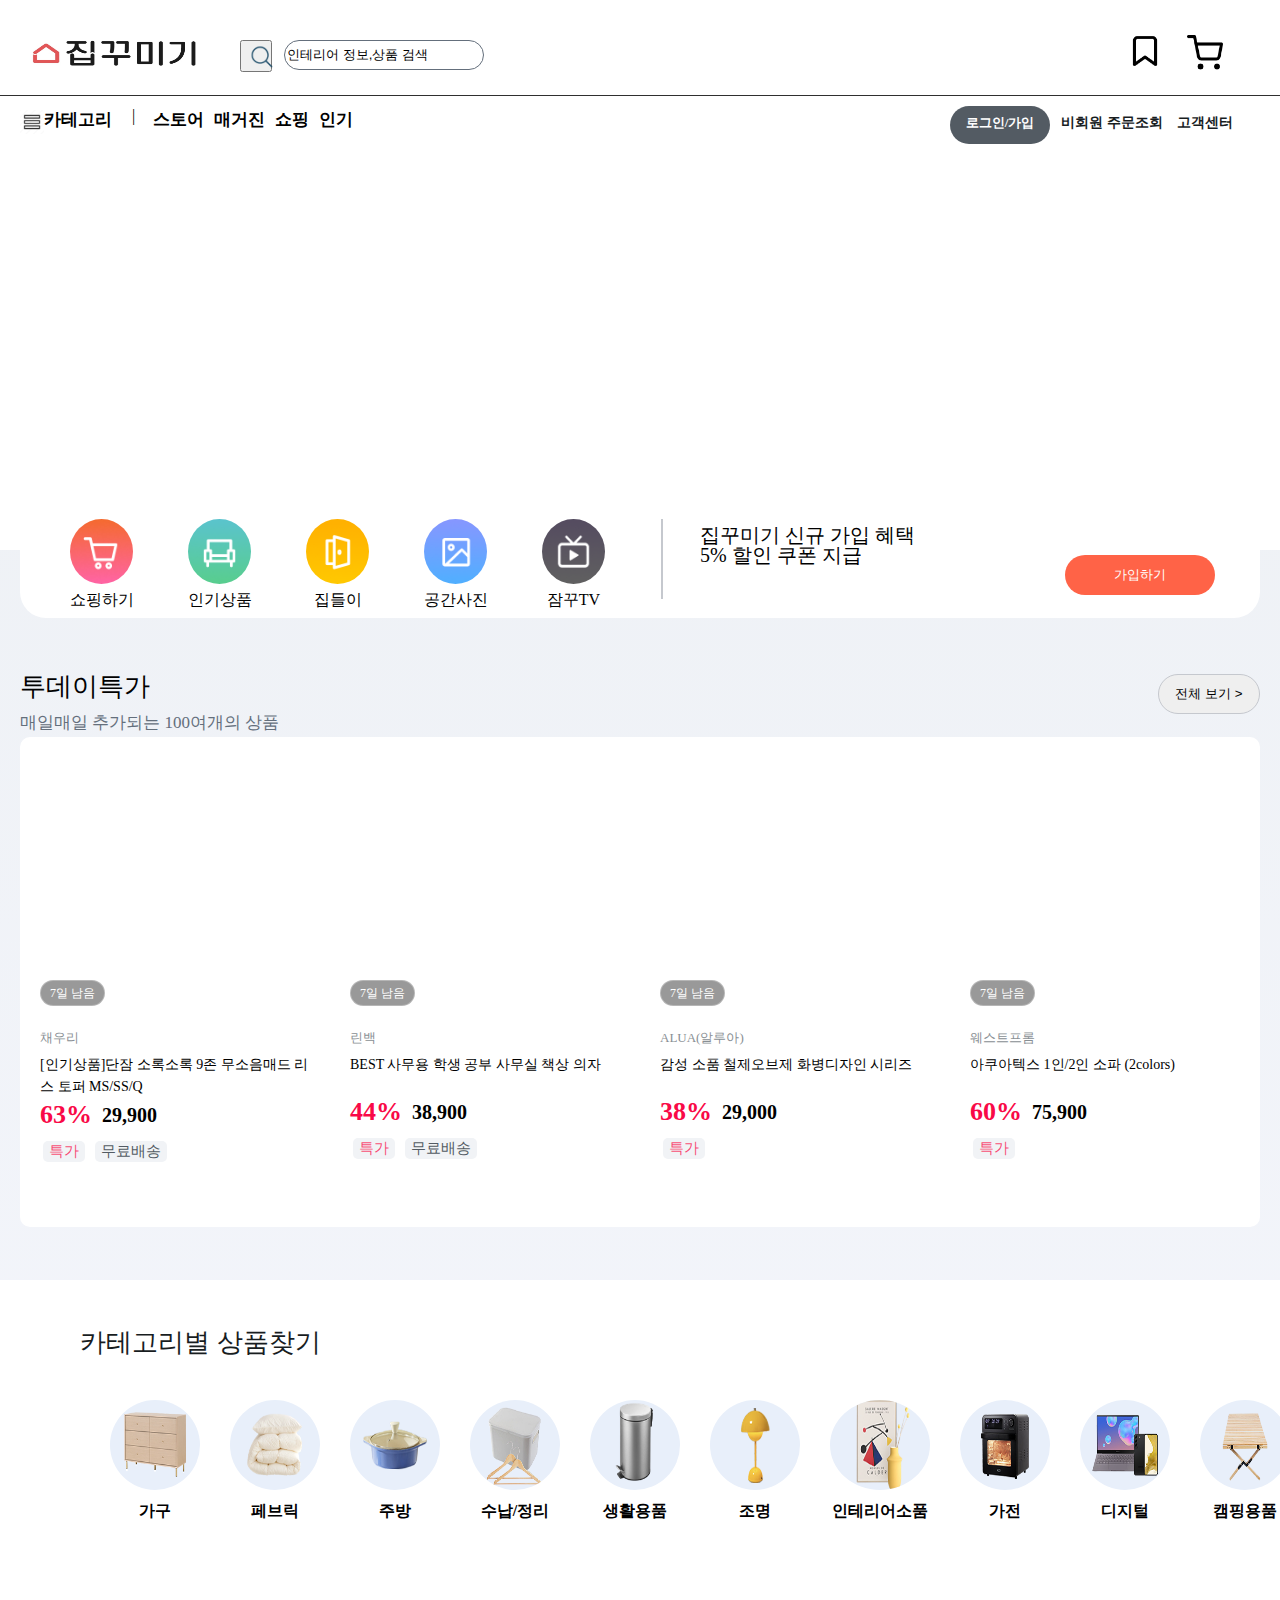
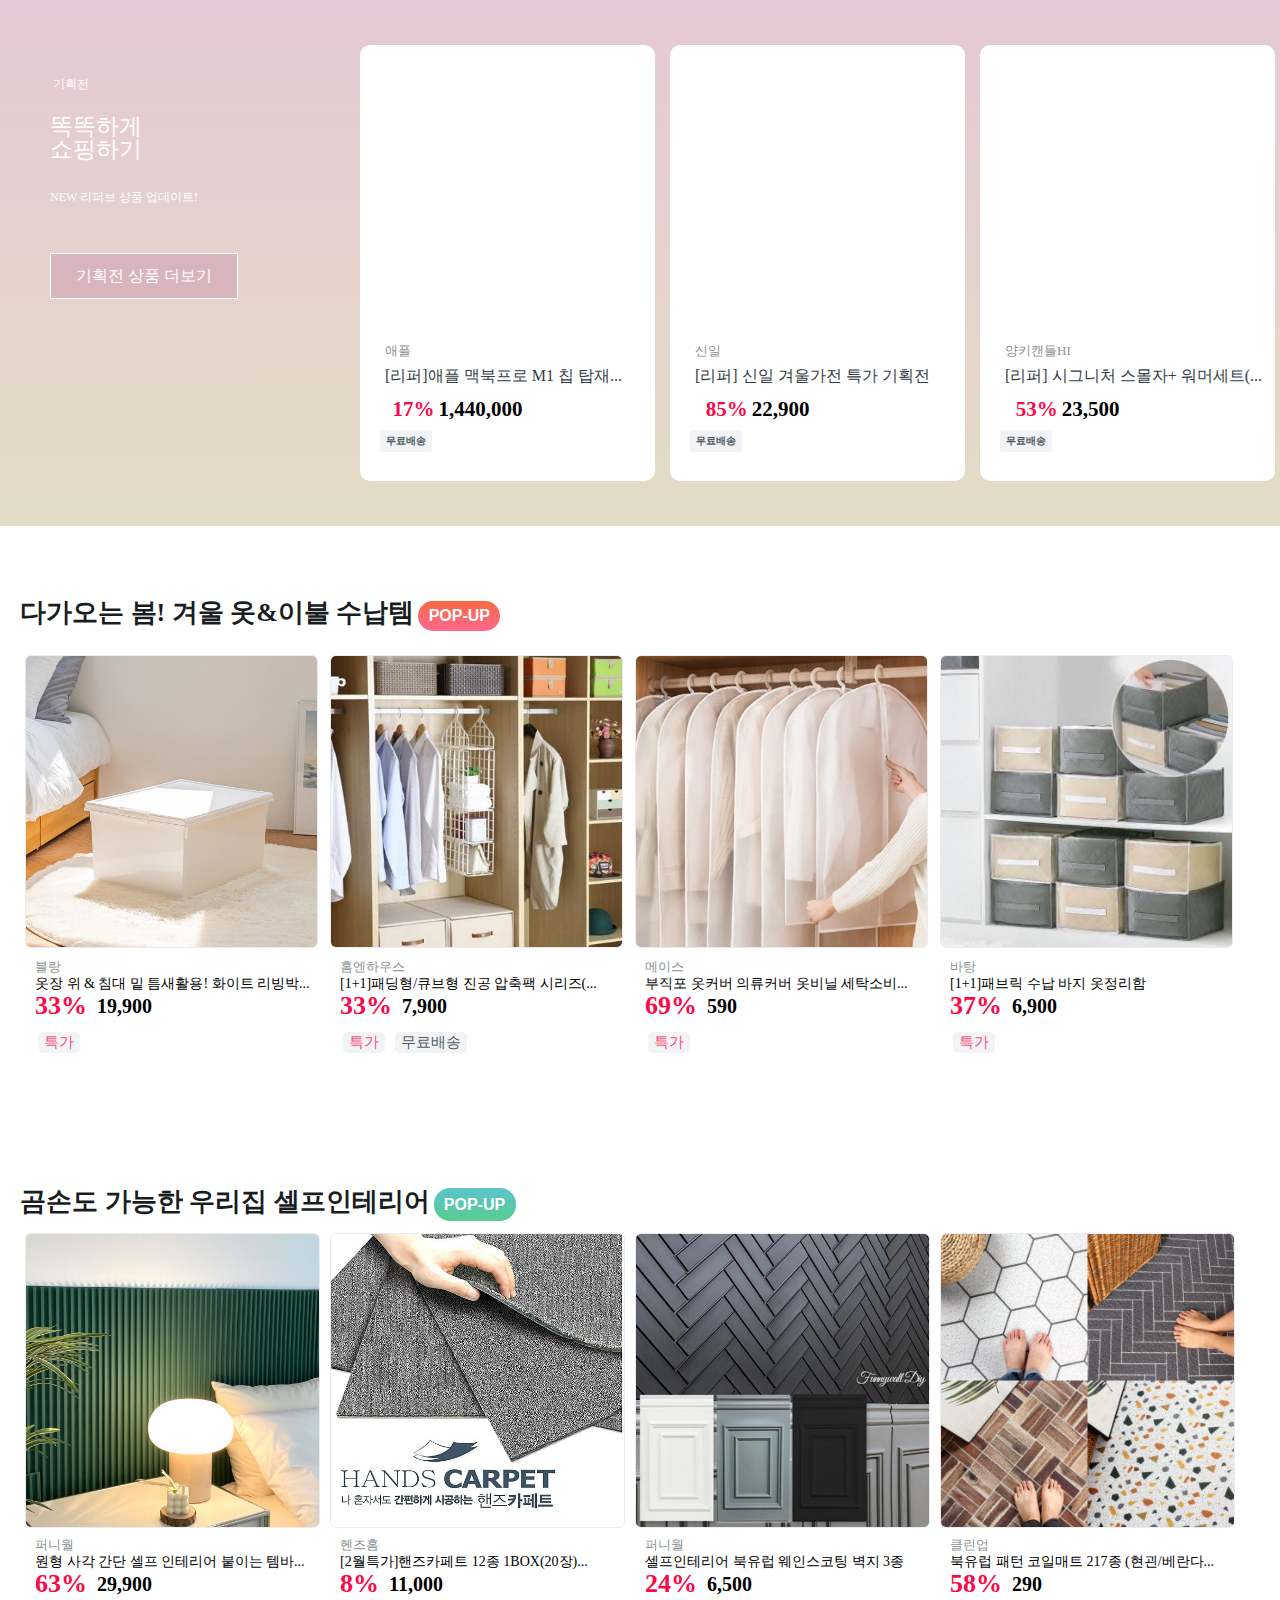
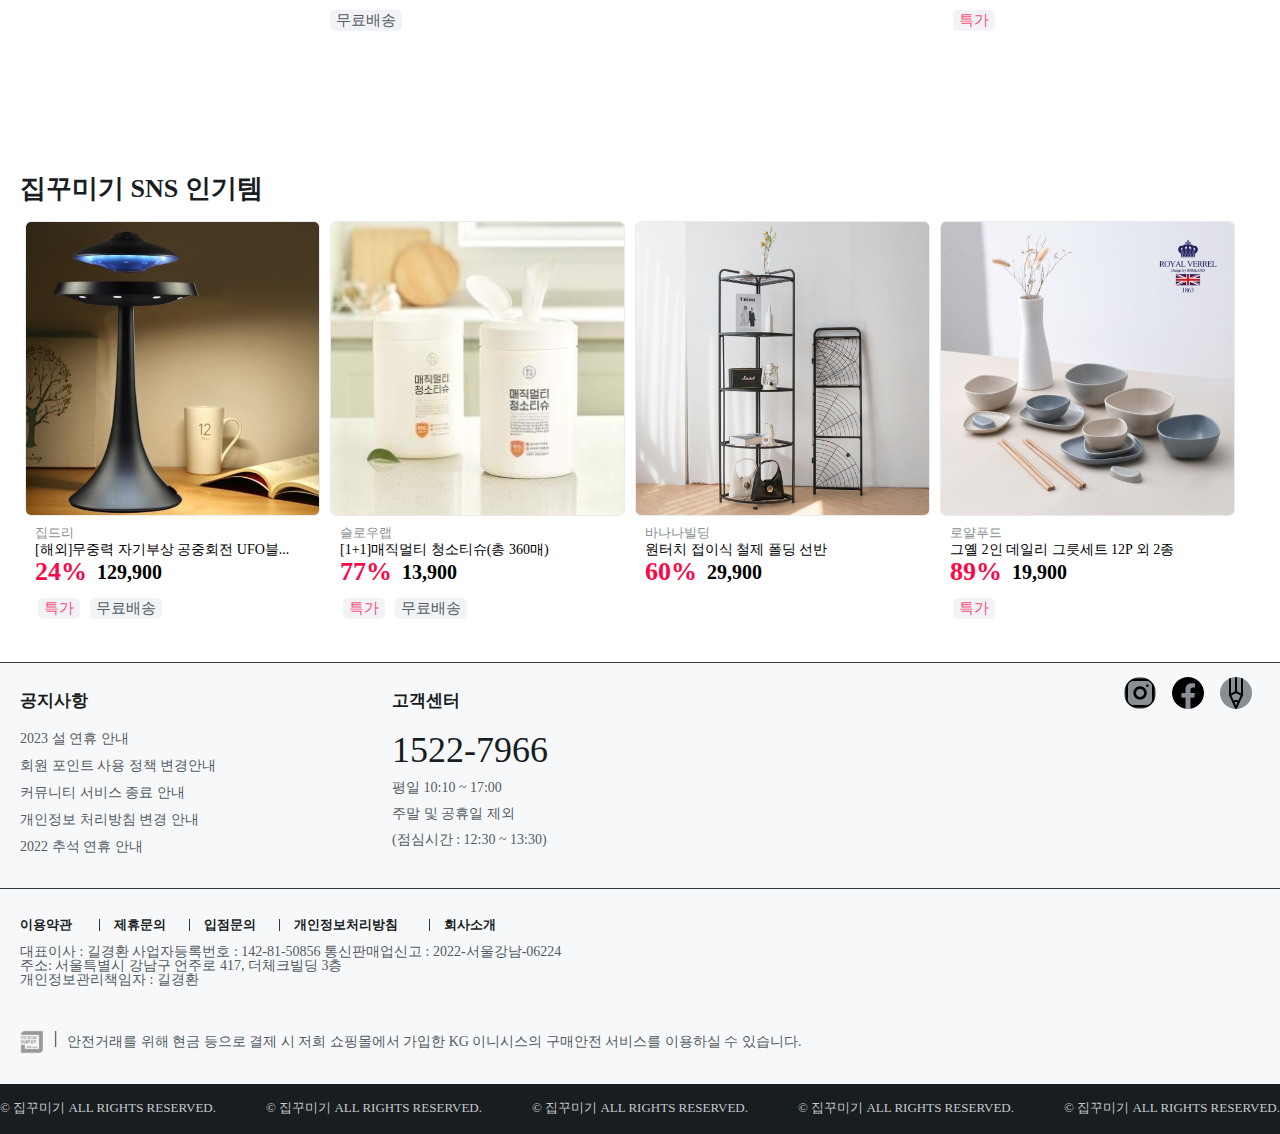
<file: index.html>
<!DOCTYPE html>
<!-- saved from url=(0067)file:///D:/%ED%8F%AC%ED%8A%B8%ED%8F%B4%EB%A6%AC%EC%98%A4/HOUSE.html -->
<html lang="en"><head><meta http-equiv="Content-Type" content="text/html; charset=UTF-8">
    
    <meta http-equiv="X-UA-Compatible" content="IE=edge">
    <meta name="viewport" content="width=device-width, initial-scale=1.0">
    <title>portfolio 집꾸미기</title>
    <link href="css/reset.css" rel="stylesheet">
    <link href="css/main.css" rel="stylesheet">
    <link href="css/common.css" rel="stylesheet">
</head>

<body>
    <header>
        <div id="headertop">
        <div id="logo">
            <a href="#"><img src="img/img_logo/logo.jpg" alt="집 꾸미기 로고"></a>
        </div>
        <div id="search">
            <button>
                <img src="img/img_head/head-img-magnifier.jpg" alt="돋보기">
            </button>
            <input type="text" value="인테리어 정보,상품 검색">
        </div>
        <div id="category">
            <a href="sub.html" targer="_self"><img src="img/img_head/head-img-bookmark.jpg" alt="북마크"></a>
        </div>
        <div id="showping">
            <a href="sub.html" targer="_self"><img src="img/img_head/head-img-showpping.jpg" alt="쇼핑"></a>
        </div>
        </div>
        <div id="line">
        </div>
        <div id="headerbottom">
            <nav>
                <ul>
                    <div class="navhead">
                        <img src="img/img_nav/nav-img.jpg" alt="카테고리그림">
                    </div>
                    <li><a href="sub.html" target="_self"><b>카테고리</b></a></li>
                    <div class="slash">|</div>
                    <li><a href="sub.html" target="_self"><b>스토어</b></a></li>
                    <li><a href="sub.html" target="_self"><b>매거진</b></a></li>
                    <li><a href="sub.html" target="_self"><b>쇼핑</b></a></li>
                    <li><a href="sub.html" target="_self"><b>인기</b></a></li>
                </ul>
            </nav>
        <div id="headerright">
            <a href="join.html" targer="_self">
                <div class="headerright1">
                    <span>로그인/가입</span>
                </div>
            </a>
            <a href="login.html" targer="_self">
                <div class="headerright2">
                    <span>비회원 주문조회</span>
                </div>
            </a>
            <a href="sub.html" targer="_self">
                <div class="headerright3">
                    <span>고객센터</span>
                </div>
            </a>
        </div>
        </div>
    </header>


    <div id="slider">
    </div>

    
    <section>
        <div id="section1">
            <div id="section1left">
                <div class="showpping">
                    <a href="sub.html" targer="_self"><img src="img/img_section1/section1-showpping.jpg" alt="쇼핑하기"></a>
                    <span>쇼핑하기</span>
                </div>
                <div class="popular">
                    <a href="sub.html" targer="_self"><img src="img/img_section1/section1-popular.png" alt="인기상품"></a>
                    <span>인기상품</span>
                </div>
                <div class="house">
                    <a href="sub.html" targer="_self"><img src="img/img_section1/section1-house.png" alt="집들이이"></a>
                    <span>집들이</span>
                </div>
                <div class="picture">
                    <a href="sub.html" targer="_self"><img src="img/img_section1/section1-picture.png" alt="공간사진"></a>
                    <span>공간사진</span>
                </div>
                <div class="tv">
                    <a href="sub.html" targer="_self"><img src="img/img_section1/section1-tv.png" alt="잠꾸TV2"></a>
                    <span>잠꾸TV</span>
                </div>
            </div>
            <div id="section1center">
            </div>
            <div id="section1right">
                <h4>집꾸미기 신규 가입 혜택<br>
                5% 할인 쿠폰 지급</h4>
                <button>가입하기</button>
            </div>
        </div>

        <div id="section2">
            <div id="section2top">
                <span>투데이특가</span>
                <button>전체 보기 ></button>
            </div>
            <div id="section2center">
                <span>매일매일 추가되는 100여개의 상품</span>
            </div>
            <div id="section2bottom">
                <div class="iconbox1">
                    <div class="background-image-today-1">
                        <span>7일 남음</span>
                    </div>
                    <p>채우리</p>
                    <span>[인기상품]단잠 소록소록 9존 무소음매드
                    리스 토퍼 MS/SS/Q</span>
                    <div class="persentspan">
                        <span>63%</span>
                    </div>
                    <div class="priceblack">
                        <span>29,900</span>
                    </div>
                    <button>특가</button>
                    <button class="free">무료배송</button>
                </div>
                <div class="iconbox1">
                    <div class="background-image-today-2">
                        <span>7일 남음</span>
                    </div>
                    <p>린백</p>
                    <span>BEST 사무용 학생 공부 사무실 책상 의자</span>
                    <div class="persentspan-nth2">
                        <span>44%</span>
                    </div>
                    <div class="priceblack-nth2">
                        <span>38,900</span>
                    </div>
                    <button>특가</button>
                    <button class="free">무료배송</button>
                </div>
                <div class="iconbox1">
                    <div class="background-image-today-3">
                        <span>7일 남음</span>
                    </div>
                    <p>ALUA(알루아)</p>
                    <span>감성 소품 철제오브제 화병디자인 시리즈</span>
                    <div class="persentspan-nth3">
                        <span>38%</span>
                    </div>
                    <div class="priceblack-nth3">
                        <span>29,000</span>
                    </div>
                    <button>특가</button>
                </div>
                <div class="iconbox1">
                    <div class="background-image-today-4">
                        <span>7일 남음</span>
                    </div>
                    <p>웨스트프롬</p>
                    <span>아쿠아텍스 1인/2인 소파 (2colors)</span>
                    <div class="persentspan-nth4">
                        <span>60%</span>
                    </div>
                    <div class="priceblack-nth4">
                        <span>75,900</span>
                    </div>
                    <button>특가</button>
                </div>
            </div>
        </div>

        <div id="section3">
            <div id="section3top">
                <span><b>카테고리별 상품찾기</b></span>
            </div>
            <div id="section3bottom">
                <div id="iconbox2">
                    <div class="iconbox2">
                        <a href="sub.html" targer="_self"><img src="img/img_section3/section3-img1.png" alt="가구"></a>
                    <span>가구</span>
                    </div>
                    <div class="iconbox2">
                        <a href="sub.html" targer="_self"><img src="img/img_section3/section3-img2.png" alt="페브릭"></a>
                    <span>페브릭</span>
                    </div>
                    <div class="iconbox2">
                        <a href="sub.html" targer="_self"><img src="img/img_section3/section3-img3.png" alt="주방"></a>
                    <span>주방</span>
                    </div>
                    <div class="iconbox2">
                        <a href="sub.html" targer="_self"><img src="img/img_section3/section3-img4.png" alt="수납/정리"></a>
                    <span>수납/정리</span>
                    </div>
                    <div class="iconbox2">
                        <a href="sub.html" targer="_self"><img src="img/img_section3/section3-img5.png" alt="생활용품"></a>
                    <span>생활용품</span>
                    </div>
                    <div class="iconbox2">
                        <a href="sub.html" targer="_self"><img src="img/img_section3/section3-img6.png" alt="조명"></a>
                    <span>조명</span>
                    </div>
                    <div id="iconboxsopum">
                        <a href="sub.html" targer="_self"><img src="img/img_section3/section3-img7.png" alt="인테리어소품"></a>
                    <span>인테리어소품</span>
                    </div>
                    <div class="iconbox2">
                        <a href="sub.html" targer="_self"><img src="img/img_section3/section3-img8.png" alt="가전"></a>
                    <span>가전</span>
                    </div>
                    <div class="iconbox2">
                        <a href="sub.html" targer="_self"><img src="img/img_section3/section3-img9.png" alt="디지털"></a>
                    <span>디지털</span>
                    </div>
                    <div class="iconbox2">
                        <a href="sub.html" targer="_self"><img src="img/img_section3/section3-img10.png" alt="캠핑용품"></a>
                    <span>캠핑용품</span>
                    </div>
                </div>
            </div>
        </div>

        <div id="section4">
            <div id="section4center">
                <div class="section4box-left">
                    <div class="span-left-top">
                        <span>기획전</span>
                    </div>
                    <span>똑똑하게<br>
                    쇼핑하기</span>
                    <p>NEW 리퍼브 상품 업데이트!</p>
                    <button>기획전 상품 더보기</button>
                </div>
                <div class="section4box">
                    <div class="background-image-smart1">
                    </div>
                    <p><b>애플</b></p>
                    <span>[리퍼]애플 맥북프로 M1 칩 탑재...</span>
                    <div class="background-image-smart1-persent1">
                        <span>17%</span>
                    </div>
                    <div class="background-image-smart1-priceblack1">
                        <span>1,440,000</span>
                    </div>
                    <div class="background-image-smart1-button">
                    <button>무료배송</button>
                    </div>
                </div>
                <div class="section4box">
                    <div class="background-image-smart2">
                    </div>
                    <p><b>신일</b></p>
                    <span>[리퍼] 신일 겨울가전 특가 기획전</span>
                    <div class="background-image-smart2-persent2">
                        <span>85%</span>
                    </div>
                    <div class="background-image-smart2-priceblack2">
                        <span>22,900</span>
                    </div>
                    <div class="background-image-smart2-button">
                    <button>무료배송</button>
                    </div>
                </div>
                <div class="section4box">
                    <div class="background-image-smart3">
                    </div>
                    <p><b>양키캔들HI</b></p>
                    <span>[리퍼] 시그니처 스몰자+ 워머세트(...</span>
                    <div class="background-image-smart3-persent3">
                        <span>53%</span>
                    </div>
                    <div class="background-image-smart3-priceblack3">
                        <span>23,500</span>
                    </div>
                    <div class="background-image-smart3-button">
                    <button>무료배송</button>
                    </div>
                </div>
            </div>
        </div>

        <div id="section5">
            <div id="section5top">
                <span>다가오는 봄! 겨울 옷&이불 수납템</span>
                <button>POP-UP</button>
            </div>
            <div id="section5bottom">
                <div class="section5box">
                    <div class="background-image-popup-img1">
                    <a href="sub.html" targer="_self"><img src="img/img_popup1/popup-img1.jpg" alt="블랑 리빙박스"></a>
                    </div>
                    <p>블랑</p>
                    <span>옷장 위 & 침대 밑 틈새활용! 화이트 리빙박...</span>
                    <div class="persentspan">
                        <span>33%</span>
                    </div>
                    <div class="priceblack">
                        <span>19,900</span>
                    </div>
                    <button class="popup-button">특가</button>
                </div>
                <div class="section5box">
                    <div class="background-image-popup-img2">
                    <a href="sub.html" targer="_self"><img src="img/img_popup1/popup-img2.jpg" alt="홈엔하우스 옷장" ></a>
                    </div>
                    <p>홈엔하우스</p>
                    <span>[1+1]패딩형/큐브형 진공 압축팩 시리즈(...</span>
                    <div class="persentspan">
                        <span>33%</span>
                    </div>
                    <div class="priceblack">
                        <span>7,900</span>
                    </div>
                    <button class="popup-button">특가</button>
                    <button class="popup-free">무료배송</button>
                </div>
                <div class="section5box">
                    <div class="background-image-popup-img3">
                    <a href="sub.html" targer="_self"><img src="img/img_popup1/popup-img3.jpg" alt="메이스 부직포"></a>
                    </div>
                    <p>메이스</p>
                    <span>부직포 옷커버 의류커버 옷비닐 세탁소비...</span>
                    <div class="persentspan">
                        <span>69%</span>
                    </div>
                    <div class="priceblack">
                        <span>590</span>
                    </div>
                    <button class="popup-button">특가</button>
                </div>
                <div class="section5box">
                    <div class="background-image-popup-img4">
                    <a href="sub.html" targer="_self"><img src="img/img_popup1/popup-img4.jpg" alt="바지 수납 옷 정리함" ></a>
                    </div>
                    <p>바탕</p>
                    <span>[1+1]패브릭 수납 바지 옷정리함</span>
                    <div class="persentspan">
                        <span>37%</span>
                    </div>
                    <div class="priceblack">
                        <span>6,900</span>
                    </div>
                    <button class="popup-button">특가</button>
                </div>
            </div>
        </div>

        <div id="section6">
            <div id="section6top">
                <span>곰손도 가능한 우리집 셀프인테리어</span>
                <button>POP-UP</button>
            </div>
            <div id="section6bottom">
                <div class="section6box">
                    <div class="background-image-popup2-img1">
                    <a href="sub.html" targer="_self"><img src="img/img_popup2/popup2-img1.jpg" alt="퍼니월 붙이는 템바보드" ></a>
                    </div>
                    <p>퍼니월</p>
                    <span>원형 사각 간단 셀프 인테리어 붙이는 템바...</span>
                    <div class="persentspan">
                        <span>63%</span>
                    </div>
                    <div class="priceblack">
                        <span>29,900</span>
                    </div>
                </div>
                <div class="section6box">
                    <div class="background-image-popup2-img2">
                    <a href="sub.html" targer="_self"><img src="img/img_popup2/popup2-img2.jpg" alt="핸즈홈카페트" ></a>
                    </div>
                    <p>헨즈홈</p>
                    <span>[2월특가]핸즈카페트 12종 1BOX(20장)...</span>
                    <div class="persentspan">
                        <span>8%</span>
                    </div>
                    <div class="priceblack">
                        <span>11,000</span>
                    </div>
                    <button class="popup2-free">무료배송</button>
                </div>
                <div class="section6box">
                    <div class="background-image-popup2-img3">
                    <a href="sub.html" targer="_self"><img src="img/img_popup2/popup2-img3.jpg" alt="퍼니월 웨인스코팅 벽지" ></a>
                    </div>
                    <p>퍼니월</p>
                    <span>셀프인테리어 북유럽 웨인스코팅 벽지 3종</span>
                    <div class="persentspan">
                        <span>24%</span>
                    </div>
                    <div class="priceblack">
                        <span>6,500</span>
                    </div>
                </div>
                <div class="section6box">
                    <div class="background-image-popup2-img4">
                    <a href="sub.html" targer="_self"><img src="img/img_popup2/popup2-img4.jpg" alt="클린업 코일매트"></a>
                    </div>
                    <p>클린업</p>
                    <span>북유럽 패턴 코일매트 217종 (현괸/베란다...</span>
                    <div class="persentspan">
                        <span>58%</span>
                    </div>
                    <div class="priceblack">
                        <span>290</span>
                    </div>
                    <button class="popup2-button">특가</button>
                </div>
            </div>
        </div>

        <div id="section7">
            <div id="section7top">
                <span>집꾸미기 SNS 인기템</span>
            </div>
            <div id="section7bottom">
                <div class="section7box">
                    <div class="background-image-sns-img1">
                    <a href="sub.html" targer="_self"><img src="img/img_sns/sns-img1.jpg" alt="집드리 공중회전"></a>
                    </div>
                    <p>집드리</p>
                    <span>[해외]무중력 자기부상 공중회전 UFO블...</span>
                    <div class="persentspan">
                        <span>24%</span>
                    </div>
                    <div class="priceblack">
                        <span>129,900</span>
                    </div>
                    <button class="sns-button">특가</button>
                    <button class="sns-free">무료배송</button>
                </div>
                <div class="section7box">
                    <div class="background-image-sns-img2">
                    <a href="sub.html" targer="_self"><img src="img/img_sns/sns-img2.jpg" alt="슬로우랩 청소티슈"></a>
                    </div>
                    <p>슬로우랩</p>
                    <span>[1+1]매직멀티 청소티슈(총 360매)</span>
                    <div class="persentspan">
                        <span>77%</span>
                    </div>
                    <div class="priceblack">
                        <span>13,900</span>
                    </div>
                    <button class="sns-button">특가</button>
                    <button class="sns-free">무료배송</button>
                </div>
                <div class="section7box">
                    <div class="background-image-sns-img3">
                    <a href="sub.html" targer="_self"><img src="img/img_sns/sns-img3.jpg" alt="바나나빌딩 폴딩 선반" ></a>
                    </div>
                    <p>바나나빌딩</p>
                    <span>원터치 접이식 철제 폴딩 선반</span>
                    <div class="persentspan">
                        <span>60%</span>
                    </div>
                    <div class="priceblack">
                        <span>29,900</span>
                    </div>
                    </div>
                <div class="section7box">
                    <div class="background-image-sns-img4">
                    <a href="sub.html" targer="_self"><img src="img/img_sns/sns-img4.jpg" alt="로얄푸드 데일리 그릇세트"></a>
                    </div>
                    <p>로얄푸드</p>
                    <span>그옐 2인 데일리 그릇세트 12P 외 2종</span>
                    <div class="persentspan">
                        <span>89%</span>
                    </div>
                    <div class="priceblack">
                        <span>19,900</span>
                    </div>
                    <button class="sns-button">특가</button>
                </div>
            </div>
        </div>

    </section>


    <footer>
        <div id="footerline1">
        </div>
        <div id="footer1">
            <div id="footerbottom">
                <div id="footerbottom1">
                    <div class="footerspan1">
                        <span>공지사항</span>
                    </div>
                    <div class="footerbottom1">
                        <span>2023 설 연휴 안내</span>
                    </div>
                    <div class="footerbottom1">
                        <span>회원 포인트 사용 정책 변경안내</span>
                    </div>
                    <div class="footerbottom1">
                        <span>커뮤니티 서비스 종료 안내</span>
                    </div>
                    <div class="footerbottom1">
                        <span>개인정보 처리방침 변경 안내</span>
                    </div>
                    <div class="footerbottom1">
                        <span>2022 추석 연휴 안내</span>
                    </div>
                </div>
                <div id="footerbottom2">
                    <div class="footerspan2">
                        <span><b>고객센터</b></span>
                    </div>
                    <div class="phone">
                        <span>1522-7966</span>
                    </div >
                    <div class="footerbottom2-span">
                        <span>평일 10:10 ~ 17:00 <br>
                        주말 및 공휴일 제외 <br>
                    (점심시간 : 12:30 ~ 13:30)</span>
                    </div>
                </div>
                <div id="footerbottom3">
                    <a href="sub.html" targer="_self"><img src="img/img_footer/footer-img1.jpg" alt="네이버포스트"></a>
                    <a href="sub.html" targer="_self"><img src="img/img_footer/footer-img2.jpg" alt="페이스북"></a>
                    <a href="sub.html" targer="_self"><img src="img/img_footer/footer-img3.jpg" alt="인스타그램"></a>
                </div>
        </div>
        </div>
        <div id="footerline2">
        </div>
        <div id="footer2">
            <div id="footer2bottom1">
                <div class="footer2bottom1">
                    <span><a href="sub.html" targer="_self">이용약관</a></span>
                </div>
                <div class="footer2bottom2">
                    <span><a href="sub.html" targer="_self">제휴문의</a></span>
                </div>
                <div class="footer2bottom3">
                    <span><a href="sub.html" targer="_self">입점문의</a></span>
                </div>
                <div class="footer2bottom4">
                    <span><a href="sub.html" targer="_self">개인정보처리방침</a></span>
                </div>
                <div class="footer2bottom5">
                    <span><a href="sub.html" targer="_self">회사소개</a></span>
                </div>
            </div>

            <div id="footer2bottom2">
                <span>대표이사 : 길경환    사업자등록번호 : 142-81-50856  통신판매업신고 : 2022-서울강남-06224<br>
                    주소: 서울특별시 강남구 언주로 417, 더체크빌딩 3층<br>
                    개인정보관리책임자 : 길경환<br>
                    </span>
            </div>

            <div id="footer2bottom3">
                <div id="footer2bottom3img">
                    <a href="sub.html" targer="_self"><img src="img/img_footer/footer-img4.png" alt="푸터2바텀3이미지"></a>
                </div>

                <div id="footer2bottom3stick">
                    <span>|</span>
                </div>
                <p>안전거래를 위해 현금 등으로 결제 시 저희 쇼핑몰에서 가입한 KG 이니시스의 구매안전 서비스를 이용하실 수 있습니다.
                </p>
            </div>
        </div>
        <div id="footer3">
                <span>© 집꾸미기 ALL RIGHTS RESERVED.</span>
                <span>© 집꾸미기 ALL RIGHTS RESERVED.</span>
                <span>© 집꾸미기 ALL RIGHTS RESERVED.</span>
                <span>© 집꾸미기 ALL RIGHTS RESERVED.</span>
                <span>© 집꾸미기 ALL RIGHTS RESERVED.</span>
                <span>© 집꾸미기 ALL RIGHTS RESERVED.</span>
                <span>© 집꾸미기 ALL RIGHTS RESERVED.</span>
                <span>© 집꾸미기 ALL RIGHTS RESERVED.</span>
                <span>© 집꾸미기 ALL RIGHTS RESERVED.</span>
                <span>© 집꾸미기 ALL RIGHTS RESERVED.</span>
                <span>© 집꾸미기 ALL RIGHTS RESERVED.</span>
                <span>© 집꾸미기 ALL RIGHTS RESERVED.</span>
                <span>© 집꾸미기 ALL RIGHTS RESERVED.</span>
                <span>© 집꾸미기 ALL RIGHTS RESERVED.</span>
                <span>© 집꾸미기 ALL RIGHTS RESERVED.</span>
                <span>© 집꾸미기 ALL RIGHTS RESERVED.</span>
                <span>© 집꾸미기 ALL RIGHTS RESERVED.</span>
            </div>
        </div>
    </footer>


</body>
</html>
</file>
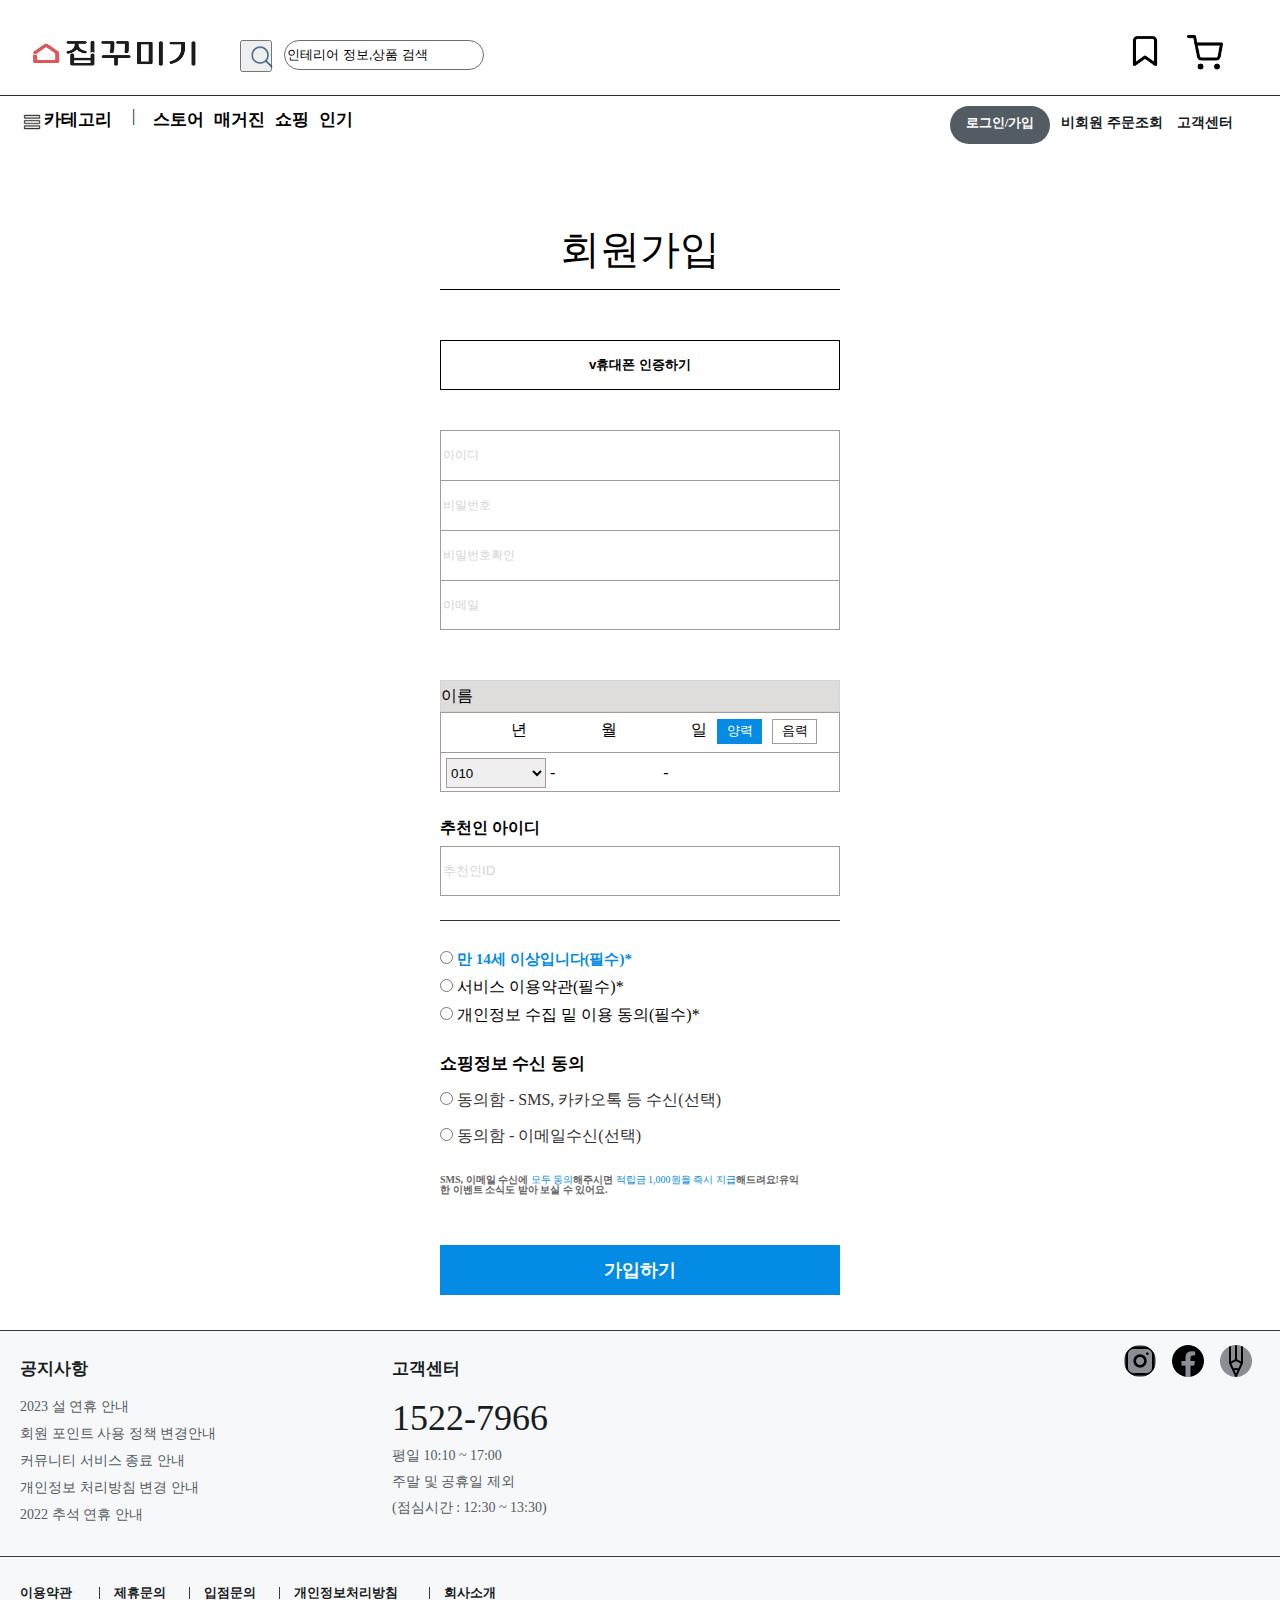
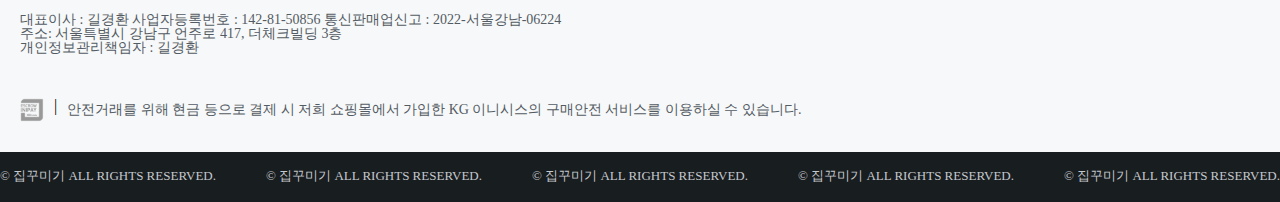
<file: join.html>
<!DOCTYPE html>
<!-- saved from url=(0067)file:///D:/%ED%8F%AC%ED%8A%B8%ED%8F%B4%EB%A6%AC%EC%98%A4/HOUSE.html -->
<html lang="en"><head><meta http-equiv="Content-Type" content="text/html; charset=UTF-8">
    
    <meta http-equiv="X-UA-Compatible" content="IE=edge">
    <meta name="viewport" content="width=device-width, initial-scale=1.0">
    <title>portfolio 집꾸미기</title>
    <link href="css/reset.css" rel="stylesheet">
    <link href="css/common.css" rel="stylesheet">
    <link href="css/join.css" rel="stylesheet">
</head>
<body>
    <header>
        <div id="headertop">
        <div id="logo">
            <a href="index.html" target="_self"><img src="img/img_logo/logo.jpg" alt="집 꾸미기 로고"></a>
        </div>
        <div id="search">
            <button>
                <img src="img/img_head/head-img-magnifier.jpg" alt="돋보기">
            </button>
            <input type="text" value="인테리어 정보,상품 검색">
        </div>
        <div id="category">
            <a href="index.html" target="_self"><img src="img/img_head/head-img-bookmark.jpg" alt="북마크"></a>
        </div>
        <div id="showping">
            <a href="index.html" target="_self"><img src="img/img_head/head-img-showpping.jpg" alt="쇼핑"></a>
        </div>
        </div>
        <div id="line">
        </div>
        <div id="headerbottom">
            <nav>
                <ul>
                    <div class="navhead">
                        <img src="img/img_nav/nav-img.jpg" alt="카테고리그림">
                    </div>
                    <li><a href="index.html" target="_self"><b>카테고리</b></a></li>
                    <div class="slash">|</div>
                    <li><a href="index.html" target="_self"><b>스토어</b></a></li>
                    <li><a href="index.html" target="_self"><b>매거진</b></a></li>
                    <li><a href="sub.html" target="_self"><b>쇼핑</b></a></li>
                    <li><a href="sub.html" target="_self"><b>인기</b></a></li>
                </ul>
            </nav>
        <div id="headerright">
            <a href="#">
                <div class="headerright1">
                    <span>로그인/가입</span>
                </div>
            </a>
            <a href="login.html" target="_self">
                <div class="headerright2">
                    <span>비회원 주문조회</span>
                </div>
            </a>
            <a href="index.html" target="_self">
                <div class="headerright3">
                    <span>고객센터</span>
                </div>
            </a>
        </div>
        </div>
    </header>
    
    <main id="sub-join">
        <h1>회원가입</h1>
        <button>v휴대폰 인증하기</button>
        
        <div id="sub-id-password">
            <form>
                <div>
                    <input type="text" id="id" value="아이디" size="55"><br>
                    <input type="text" id="password" value="비밀번호" size="55"><br>
                    <input type="text" id="password-onemore" value="비밀번호확인" size="55"><br>
                    <input type="email" id="email" value="이메일" size="55"> 
                </div>
            </form>
        </div>
        <div id="human">
            <div class="name">
                <h1>이름</h1>
            </div>
            <div id="birthday">
               <form>
                    <input type="text" id="date" maxlength="4">년
                    <input type="text" id="month" maxlength="2">월
                    <input type="text" id="day" maxlength="2">일
                    <button>양력</button>
                    <button class="button">음력</button>
                </form>
            </div>
            <div id="phonenumber">
                <select>
                    <option>010</option>
                    <option>011</option>
                    <option>016</option>
                    <option>017</option>
                    <option>018</option>
                    <option>019</option>
                </select>
                -
                <input type="text" class="phonenumber">
                -
                <input type="text" class="phonenumber">
            </div>
        </div>
        <div id="person">
            <span>추천인 아이디</span>
            <div id="recommendation">
                <input type="text" value="추천인ID">
            </div>
        </div>
        <div id="age">
            <form>
                <input type="radio">
                <label class="age">만 14세 이상입니다(필수)*</label><br>
                <input type="radio">
                <label>서비스 이용약관(필수)*</label><br>
                <input type="radio">
                <label>개인정보 수집 밑 이용 동의(필수)*</label>
                </form>
        </div>
        <div id="sms">
            <span>쇼핑정보 수신 동의</span>
            <form>
                <input type="radio">
                <label>동의함 - SMS, 카카오톡 등 수신(선택)</label><br>
                <input type="radio">
                <label>동의함 - 이메일수신(선택)</lavel>
            </form>
        </div>
        <p>SMS, 이메일 수신에 <span>모두 동의</span>해주시면 <span>적립금 1,000원을 즉시 지급</span>해드려요!유익<br>
        한 이벤트 소식도 받아 보실 수 있어요.</p>
        <button class="join">가입하기</button>





    </main>


    <footer>
        <div id="footerline1">
        </div>
        <div id="footer1">
            <div id="footerbottom">
                <div id="footerbottom1">
                    <div class="footerspan1">
                        <span>공지사항</span>
                    </div>
                    <div class="footerbottom1">
                        <span>2023 설 연휴 안내</span>
                    </div>
                    <div class="footerbottom1">
                        <span>회원 포인트 사용 정책 변경안내</span>
                    </div>
                    <div class="footerbottom1">
                        <span>커뮤니티 서비스 종료 안내</span>
                    </div>
                    <div class="footerbottom1">
                        <span>개인정보 처리방침 변경 안내</span>
                    </div>
                    <div class="footerbottom1">
                        <span>2022 추석 연휴 안내</span>
                    </div>
                </div>
                <div id="footerbottom2">
                    <div class="footerspan2">
                        <span><b>고객센터</b></span>
                    </div>
                    <div class="phone">
                        <span>1522-7966</span>
                    </div >
                    <div class="footerbottom2-span">
                        <span>평일 10:10 ~ 17:00 <br>
                        주말 및 공휴일 제외 <br>
                    (점심시간 : 12:30 ~ 13:30)</span>
                    </div>
                </div>
                <div id="footerbottom3">
                    <a href="index.html" target="_self"><img src="img/img_footer/footer-img1.jpg" alt="네이버포스트"></a>
                    <a href="index.html" target="_self"><img src="img/img_footer/footer-img2.jpg" alt="페이스북"></a>
                    <a hhref="index.html" target="_self"><img src="img/img_footer/footer-img3.jpg" alt="인스타그램"></a>
                </div>
        </div>
        </div>
        <div id="footerline2">
        </div>
        <div id="footer2">
            <div id="footer2bottom1">
                <div class="footer2bottom1">
                    <span><a href="#">이용약관</a></span>
                </div>
                <div class="footer2bottom2">
                    <span><a href="#">제휴문의</a></span>
                </div>
                <div class="footer2bottom3">
                    <span><a href="#">입점문의</a></span>
                </div>
                <div class="footer2bottom4">
                    <span><a href="#">개인정보처리방침</a></span>
                </div>
                <div class="footer2bottom5">
                    <span><a href="#">회사소개</a></span>
                </div>
            </div>

            <div id="footer2bottom2">
                <span>대표이사 : 길경환    사업자등록번호 : 142-81-50856  통신판매업신고 : 2022-서울강남-06224<br>
                    주소: 서울특별시 강남구 언주로 417, 더체크빌딩 3층<br>
                    개인정보관리책임자 : 길경환<br>
                    </span>
            </div>

            <div id="footer2bottom3">
                <div id="footer2bottom3img">
                    <a href="index.html" target="_self"><img src="img/img_footer/footer-img4.png" alt="푸터2바텀3이미지"></a>
                </div>

                <div id="footer2bottom3stick">
                    <span>|</span>
                </div>
                <p>안전거래를 위해 현금 등으로 결제 시 저희 쇼핑몰에서 가입한 KG 이니시스의 구매안전 서비스를 이용하실 수 있습니다.
                </p>
            </div>
        </div>
        <div id="footer3">
                <span>© 집꾸미기 ALL RIGHTS RESERVED.</span>
                <span>© 집꾸미기 ALL RIGHTS RESERVED.</span>
                <span>© 집꾸미기 ALL RIGHTS RESERVED.</span>
                <span>© 집꾸미기 ALL RIGHTS RESERVED.</span>
                <span>© 집꾸미기 ALL RIGHTS RESERVED.</span>
                <span>© 집꾸미기 ALL RIGHTS RESERVED.</span>
                <span>© 집꾸미기 ALL RIGHTS RESERVED.</span>
                <span>© 집꾸미기 ALL RIGHTS RESERVED.</span>
                <span>© 집꾸미기 ALL RIGHTS RESERVED.</span>
                <span>© 집꾸미기 ALL RIGHTS RESERVED.</span>
                <span>© 집꾸미기 ALL RIGHTS RESERVED.</span>
                <span>© 집꾸미기 ALL RIGHTS RESERVED.</span>
                <span>© 집꾸미기 ALL RIGHTS RESERVED.</span>
                <span>© 집꾸미기 ALL RIGHTS RESERVED.</span>
                <span>© 집꾸미기 ALL RIGHTS RESERVED.</span>
                <span>© 집꾸미기 ALL RIGHTS RESERVED.</span>
                <span>© 집꾸미기 ALL RIGHTS RESERVED.</span>
            </div>
        </div>
    </footer>

</body>
</html>
</file>
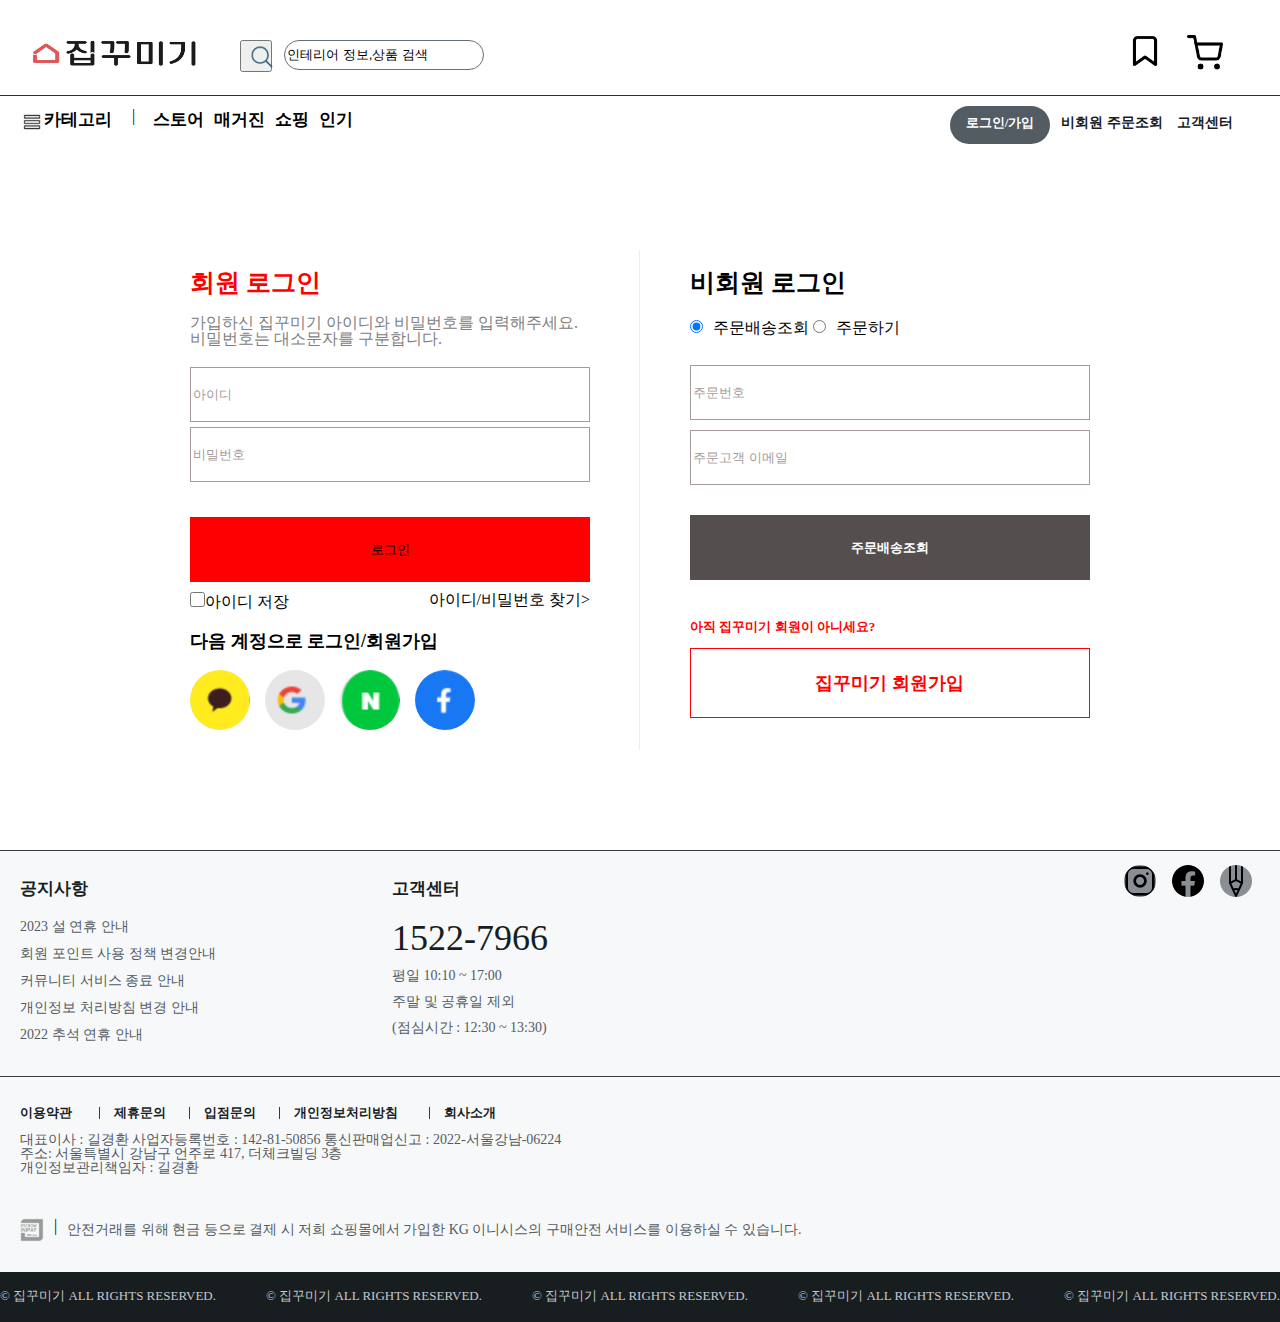
<file: login.html>
<!DOCTYPE html>
<!-- saved from url=(0067)file:///D:/%ED%8F%AC%ED%8A%B8%ED%8F%B4%EB%A6%AC%EC%98%A4/HOUSE.html -->
<html lang="en"><head><meta http-equiv="Content-Type" content="text/html; charset=UTF-8">
    
    <meta http-equiv="X-UA-Compatible" content="IE=edge">
    <meta name="viewport" content="width=device-width, initial-scale=1.0">
    <title>portfolio 집꾸미기</title>
    <link href="css/reset.css" rel="stylesheet">
    <link href="css/common.css" rel="stylesheet">
    <link href="css/login.css" rel="stylesheet">
</head>
<body>
    <header>
        <div id="headertop">
        <div id="logo">
            <a href="index.html" target="_self"><img src="img/img_logo/logo.jpg" alt="집 꾸미기 로고"></a>
        </div>
        <div id="search">
            <button>
                <img src="img/img_head/head-img-magnifier.jpg" alt="돋보기">
            </button>
            <input type="text" value="인테리어 정보,상품 검색">
        </div>
        <div id="category">
            <a href="index.html" target="_self"><img src="img/img_head/head-img-bookmark.jpg" alt="북마크"></a>
        </div>
        <div id="showping">
            <a href="index.html" target="_self"><img src="img/img_head/head-img-showpping.jpg" alt="쇼핑"></a>
        </div>
        </div>
        <div id="line">
        </div>
        <div id="headerbottom">
            <nav>
                <ul>
                    <div class="navhead">
                        <img src="img/img_nav/nav-img.jpg" alt="카테고리그림">
                    </div>
                    <li><a href="index.html" target="_self"><b>카테고리</b></a></li>
                    <div class="slash">|</div>
                    <li><a href="index.html" target="_self"><b>스토어</b></a></li>
                    <li><a href="index.html" target="_self"><b>매거진</b></a></li>
                    <li><a href="sub.html" target="_self"><b>쇼핑</b></a></li>
                    <li><a href="sub.html" target="_self"><b>인기</b></a></li>
                </ul>
            </nav>
        <div id="headerright">
            <a href="join.html" tarhget="_self">
                <div class="headerright1">
                    <span>로그인/가입</span>
                </div>
            </a>
            <a href="index.html" target="_self">
                <div class="headerright2">
                    <span>비회원 주문조회</span>
                </div>
            </a>
            <a href="index.html" target="_self">
                <div class="headerright3">
                    <span>고객센터</span>
                </div>
            </a>
        </div>
        </div>
    </header>
    
    <main id="login">
        <div id="login2">
            <div id="member">
                <div id="memberlogin">
                    <span>회원 로그인</span>
                    <p>가입하신 집꾸미기 아이디와 비밀번호를 입력해주세요.<br>
                    비밀번호는 대소문자를 구분합니다.</p>
                    <form>
                        <input type="text" value="아이디" id="id"><br>
                        <input type="text" value="비밀번호" id="password"><br>
                        <button>로그인</button><br>
                    </form>
                    <div class="id-password">
                        <input type="checkbox" name="id" value="id" id="checkbox">아이디 저장
                        <p><a href="#">아이디/비밀번호 찾기></a></p>
                    </div>
                    <div class="nextlogin">
                        <span>다음 계정으로 로그인/회원가입</span>
                        <ul>
                            <li>
                                <a href="#"><img src="img/login/img1.jpg" alt="카카오톡"></a>
                            </li>
                            <li>
                                <a href="#"><img src="img/login/img2.jpg" alt="구글"></a>
                            </li>
                            <li>
                                <a href="#"><img src="img/login/img3.jpg" alt="네이버"></a>
                            </li>
                            <li>
                                <a href="#"><img src="img/login/img4.jpg" alt="페이스북"></a>
                            </li>
                        </ul>
                    </div>
                </div>
                <div id="memberlogin2">
                    <span>비회원 로그인</span>
                    <form>
                        <input type="radio" checked>주문배송조회
                            <input type="radio">주문하기
                    </form>
                    <div class="number">
                        <form>
                            <input type="text" value="주문번호" id="order1"><br>
                            <input type="text" value="주문고객 이메일" id="order2">
                        </form>
                    </div>
                    <button>주문배송조회</button>
                    <div class="new">
                        <p>아직 집꾸미기 회원이 아니세요?</p>
                        <button>집꾸미기 회원가입</button>
                    </div>
                </div>
            </div>
        </div>
    </main>
































    <footer>
        <div id="footerline1">
        </div>
        <div id="footer1">
            <div id="footerbottom">
                <div id="footerbottom1">
                    <div class="footerspan1">
                        <span>공지사항</span>
                    </div>
                    <div class="footerbottom1">
                        <span>2023 설 연휴 안내</span>
                    </div>
                    <div class="footerbottom1">
                        <span>회원 포인트 사용 정책 변경안내</span>
                    </div>
                    <div class="footerbottom1">
                        <span>커뮤니티 서비스 종료 안내</span>
                    </div>
                    <div class="footerbottom1">
                        <span>개인정보 처리방침 변경 안내</span>
                    </div>
                    <div class="footerbottom1">
                        <span>2022 추석 연휴 안내</span>
                    </div>
                </div>
                <div id="footerbottom2">
                    <div class="footerspan2">
                        <span><b>고객센터</b></span>
                    </div>
                    <div class="phone">
                        <span>1522-7966</span>
                    </div >
                    <div class="footerbottom2-span">
                        <span>평일 10:10 ~ 17:00 <br>
                        주말 및 공휴일 제외 <br>
                    (점심시간 : 12:30 ~ 13:30)</span>
                    </div>
                </div>
                <div id="footerbottom3">
                    <a href="index.html" target="_self"><img src="img/img_footer/footer-img1.jpg" alt="네이버포스트"></a>
                    <a href="index.html" target="_self"><img src="img/img_footer/footer-img2.jpg" alt="페이스북"></a>
                    <a hhref="index.html" target="_self"><img src="img/img_footer/footer-img3.jpg" alt="인스타그램"></a>
                </div>
        </div>
        </div>
        <div id="footerline2">
        </div>
        <div id="footer2">
            <div id="footer2bottom1">
                <div class="footer2bottom1">
                    <span><a href="#">이용약관</a></span>
                </div>
                <div class="footer2bottom2">
                    <span><a href="#">제휴문의</a></span>
                </div>
                <div class="footer2bottom3">
                    <span><a href="#">입점문의</a></span>
                </div>
                <div class="footer2bottom4">
                    <span><a href="#">개인정보처리방침</a></span>
                </div>
                <div class="footer2bottom5">
                    <span><a href="#">회사소개</a></span>
                </div>
            </div>

            <div id="footer2bottom2">
                <span>대표이사 : 길경환    사업자등록번호 : 142-81-50856  통신판매업신고 : 2022-서울강남-06224<br>
                    주소: 서울특별시 강남구 언주로 417, 더체크빌딩 3층<br>
                    개인정보관리책임자 : 길경환<br>
                    </span>
            </div>

            <div id="footer2bottom3">
                <div id="footer2bottom3img">
                    <a href="index.html" target="_self"><img src="img/img_footer/footer-img4.png" alt="푸터2바텀3이미지"></a>
                </div>

                <div id="footer2bottom3stick">
                    <span>|</span>
                </div>
                <p>안전거래를 위해 현금 등으로 결제 시 저희 쇼핑몰에서 가입한 KG 이니시스의 구매안전 서비스를 이용하실 수 있습니다.
                </p>
            </div>
        </div>
        <div id="footer3">
                <span>© 집꾸미기 ALL RIGHTS RESERVED.</span>
                <span>© 집꾸미기 ALL RIGHTS RESERVED.</span>
                <span>© 집꾸미기 ALL RIGHTS RESERVED.</span>
                <span>© 집꾸미기 ALL RIGHTS RESERVED.</span>
                <span>© 집꾸미기 ALL RIGHTS RESERVED.</span>
                <span>© 집꾸미기 ALL RIGHTS RESERVED.</span>
                <span>© 집꾸미기 ALL RIGHTS RESERVED.</span>
                <span>© 집꾸미기 ALL RIGHTS RESERVED.</span>
                <span>© 집꾸미기 ALL RIGHTS RESERVED.</span>
                <span>© 집꾸미기 ALL RIGHTS RESERVED.</span>
                <span>© 집꾸미기 ALL RIGHTS RESERVED.</span>
                <span>© 집꾸미기 ALL RIGHTS RESERVED.</span>
                <span>© 집꾸미기 ALL RIGHTS RESERVED.</span>
                <span>© 집꾸미기 ALL RIGHTS RESERVED.</span>
                <span>© 집꾸미기 ALL RIGHTS RESERVED.</span>
                <span>© 집꾸미기 ALL RIGHTS RESERVED.</span>
                <span>© 집꾸미기 ALL RIGHTS RESERVED.</span>
            </div>
        </div>
    </footer>

</body>
</html>
</file>
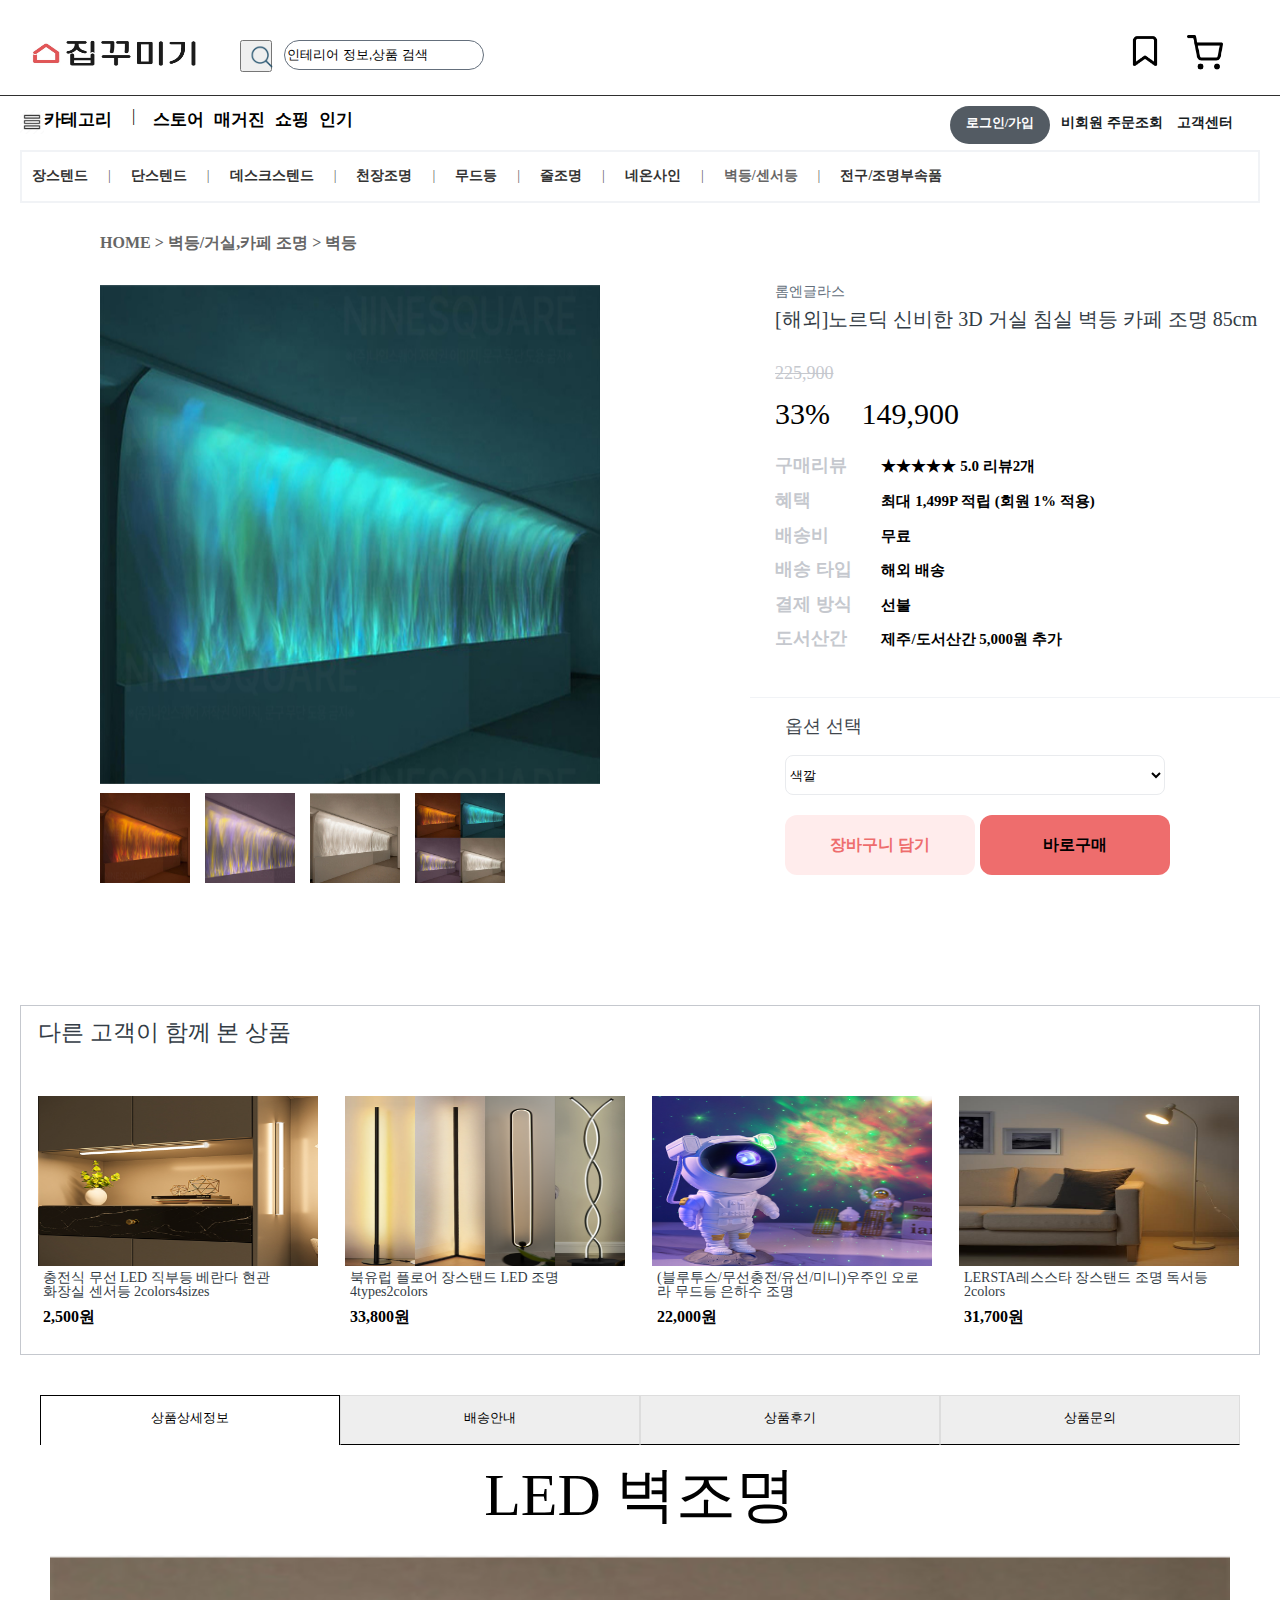
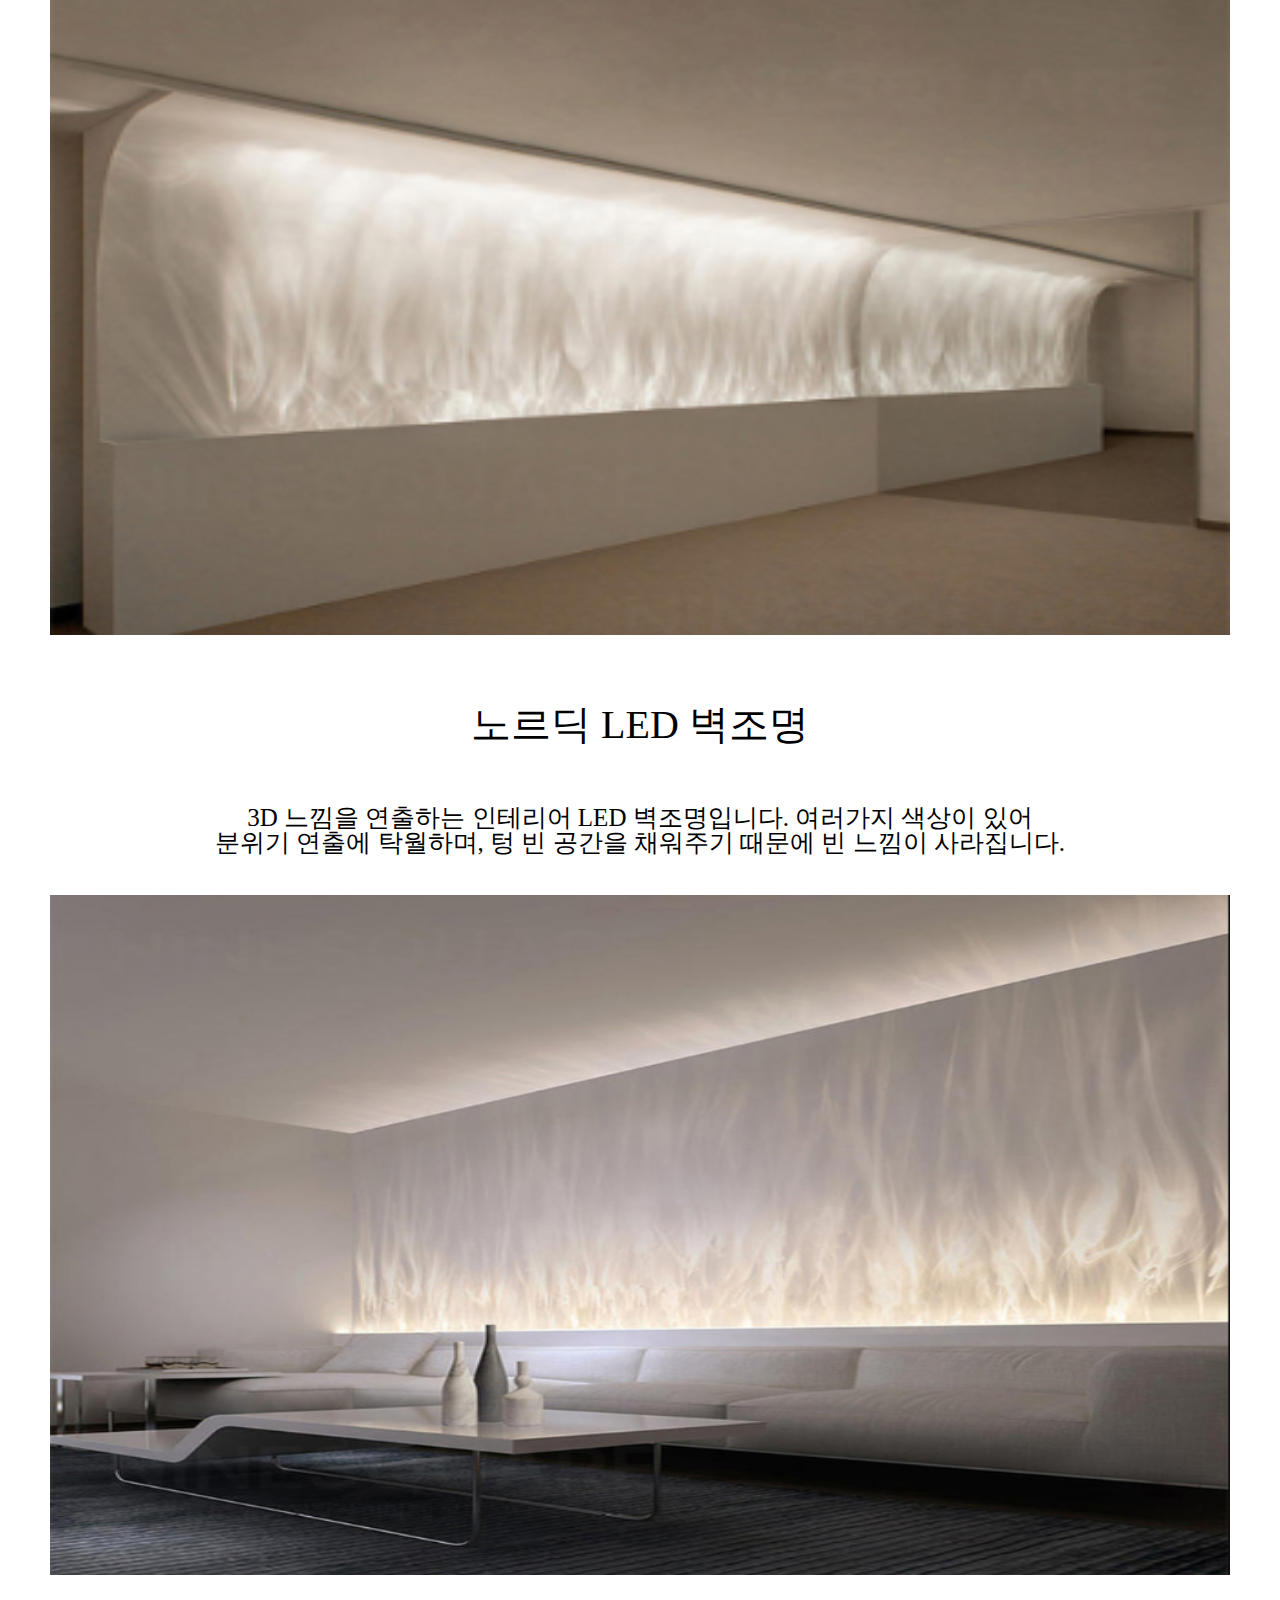
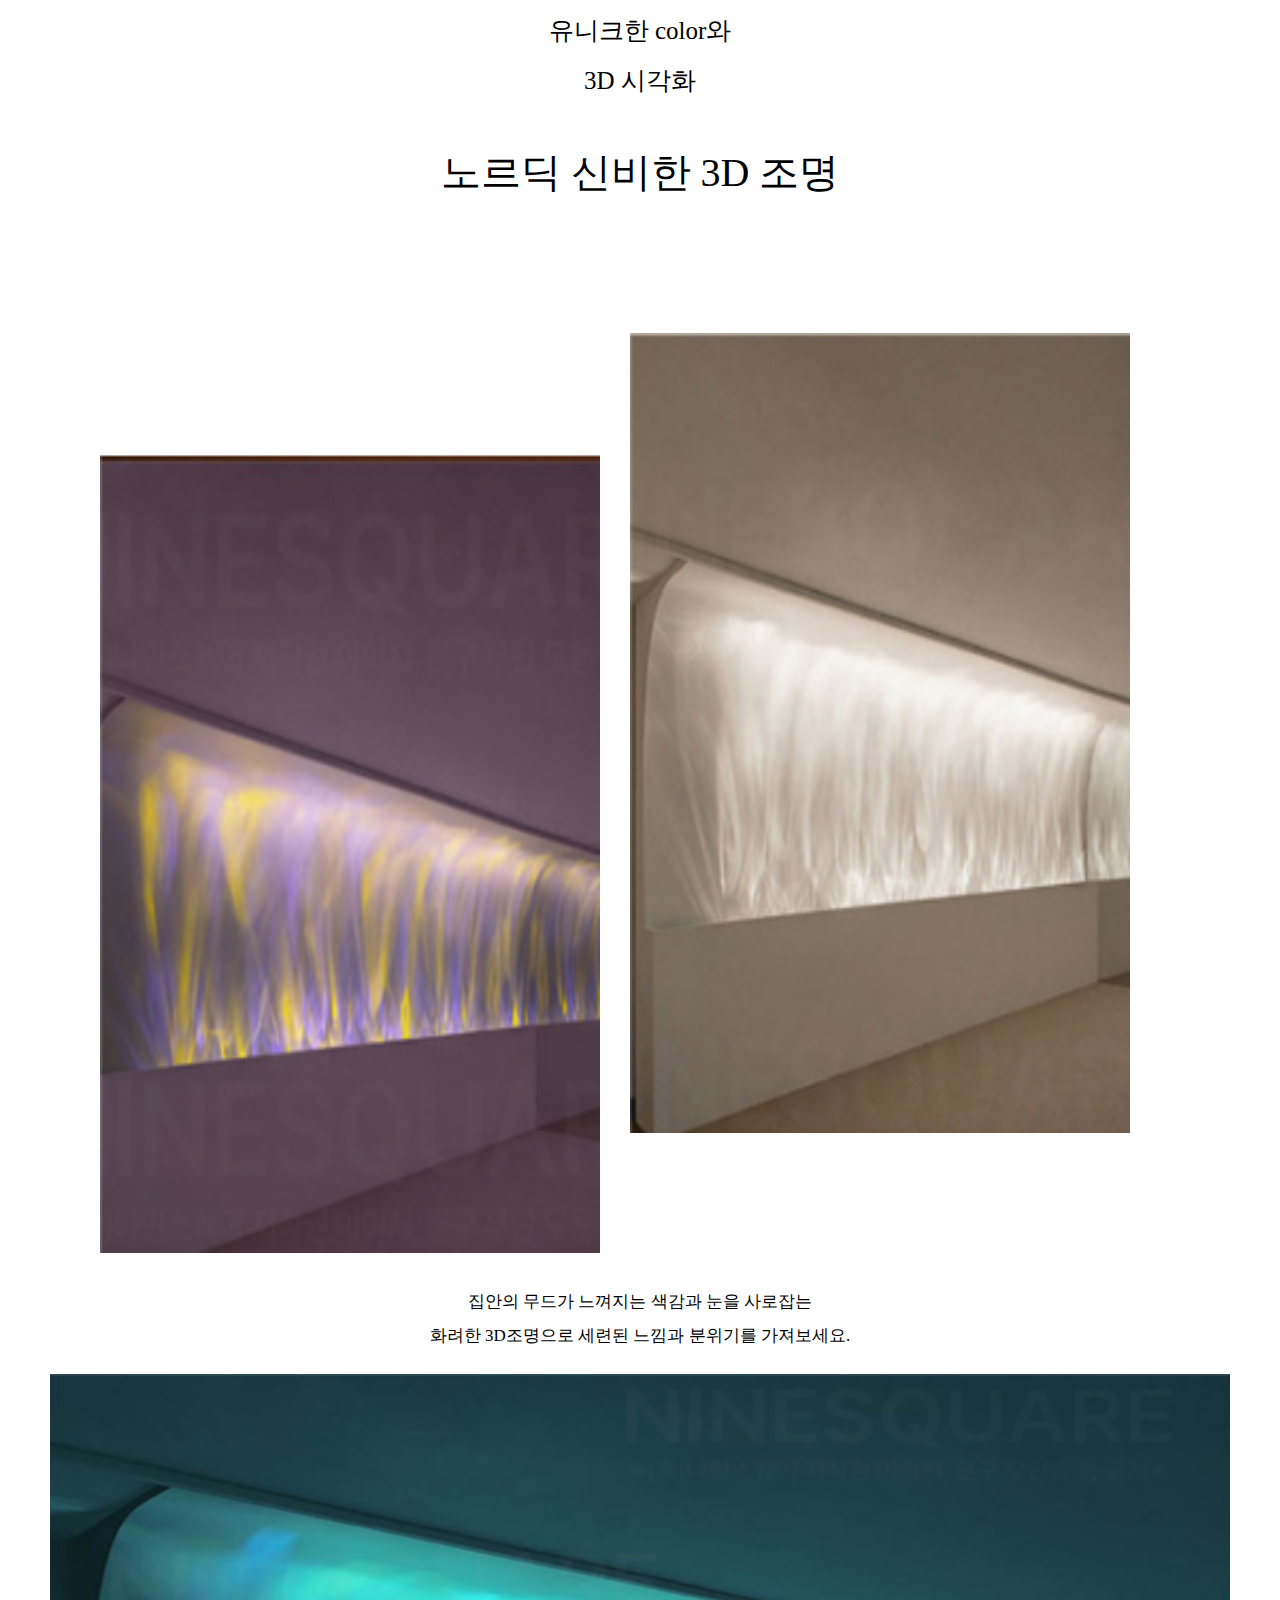
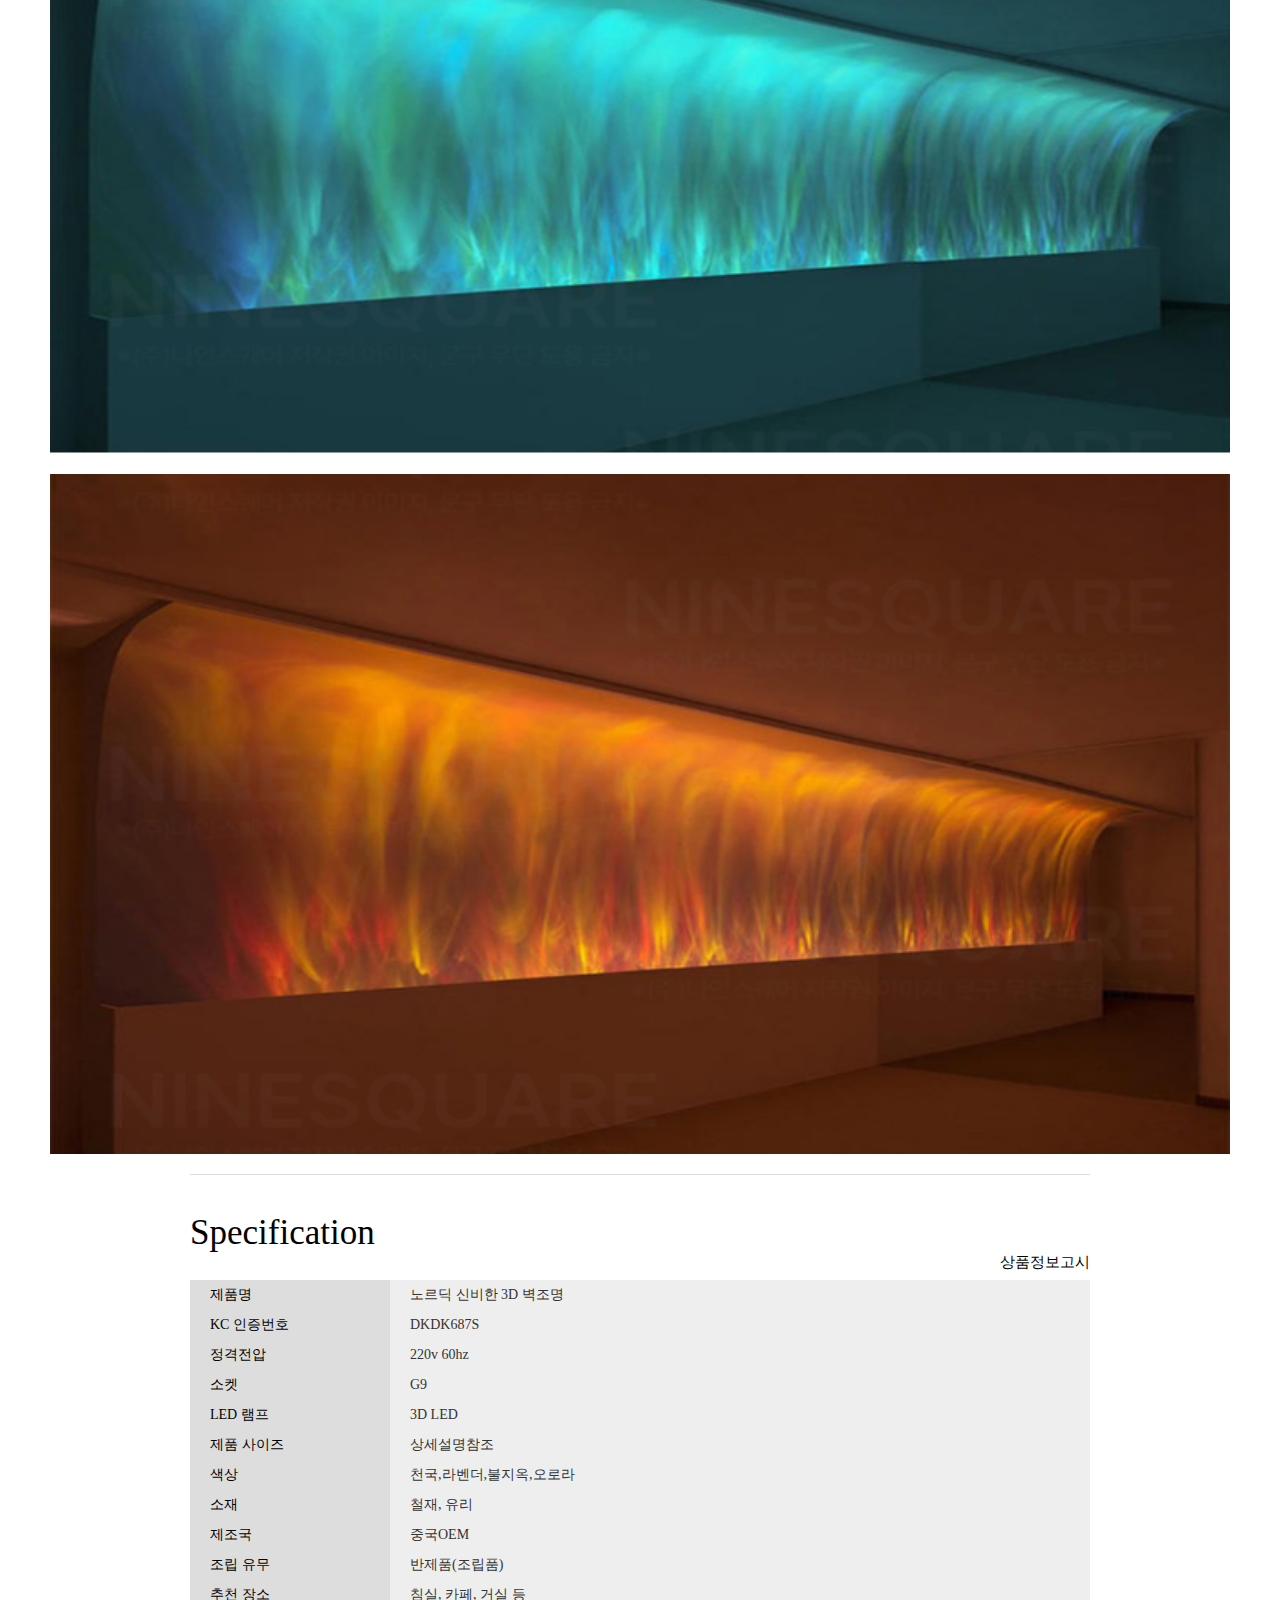
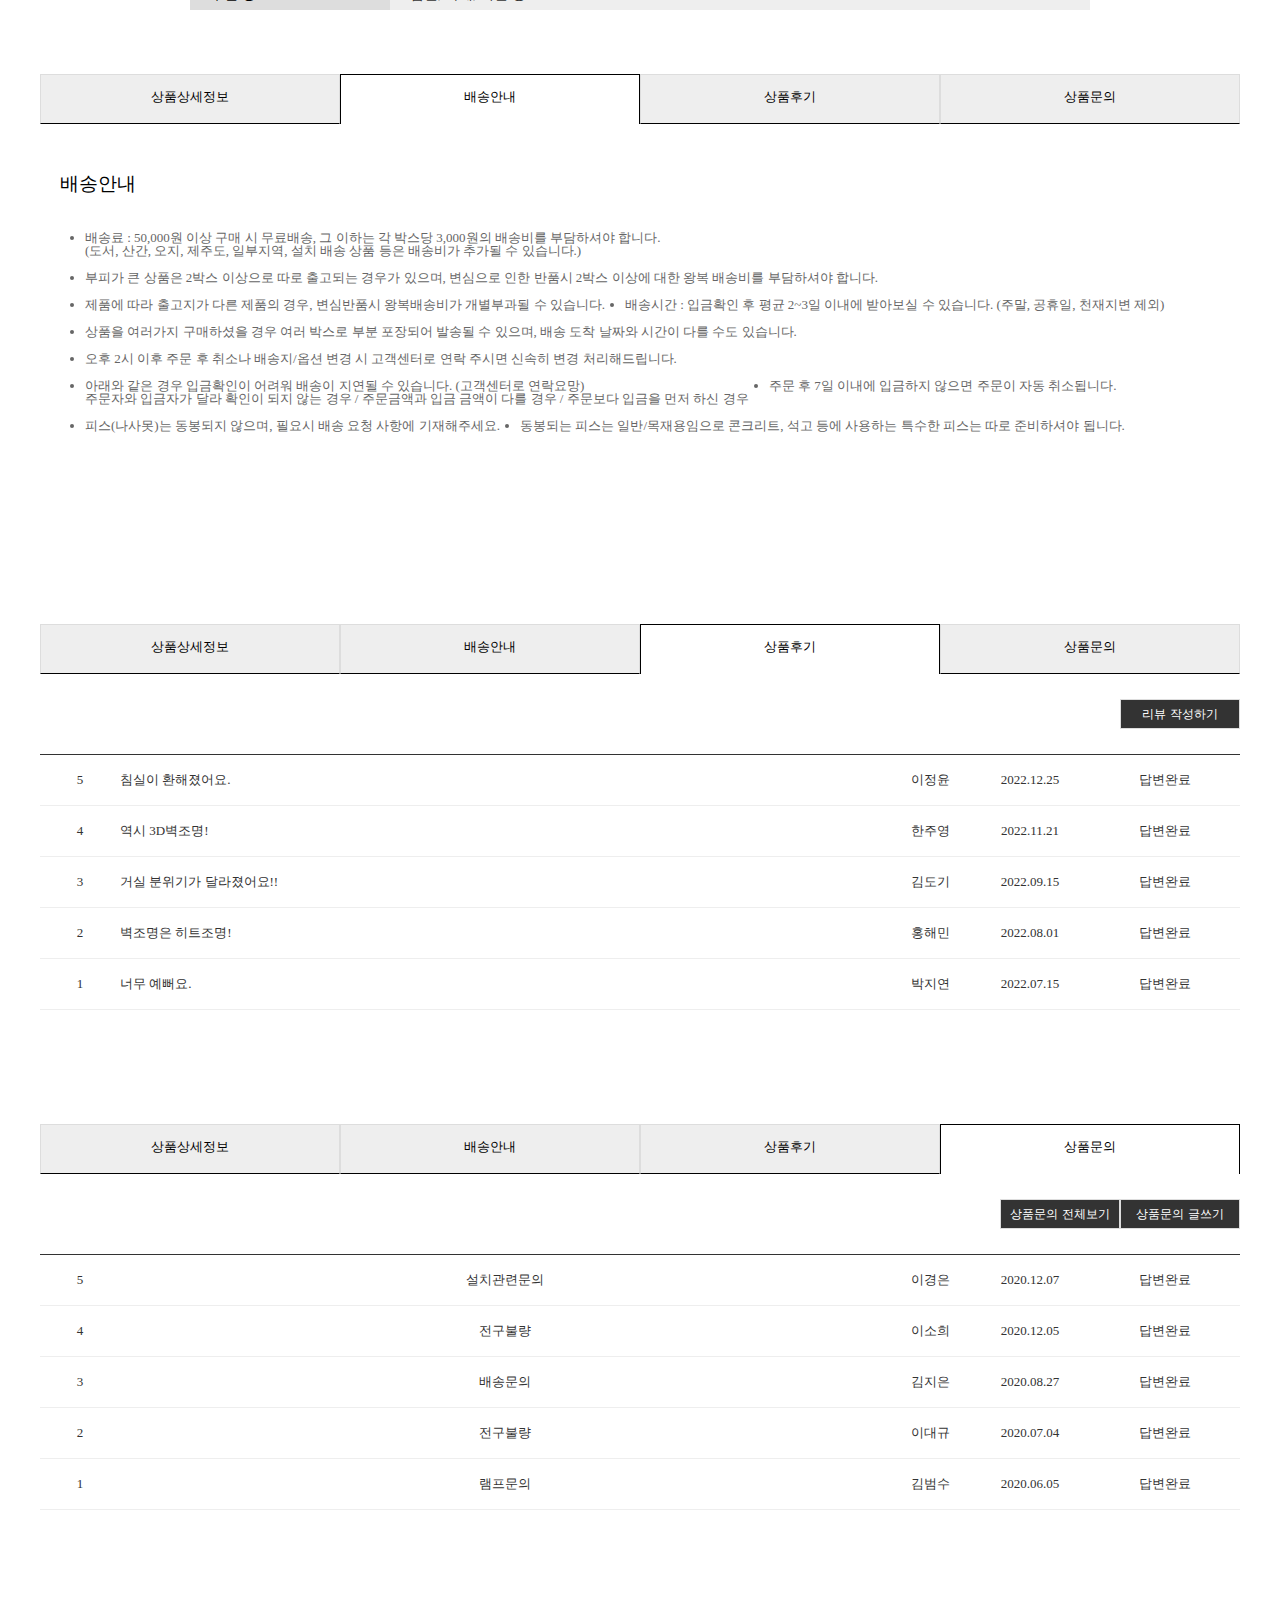
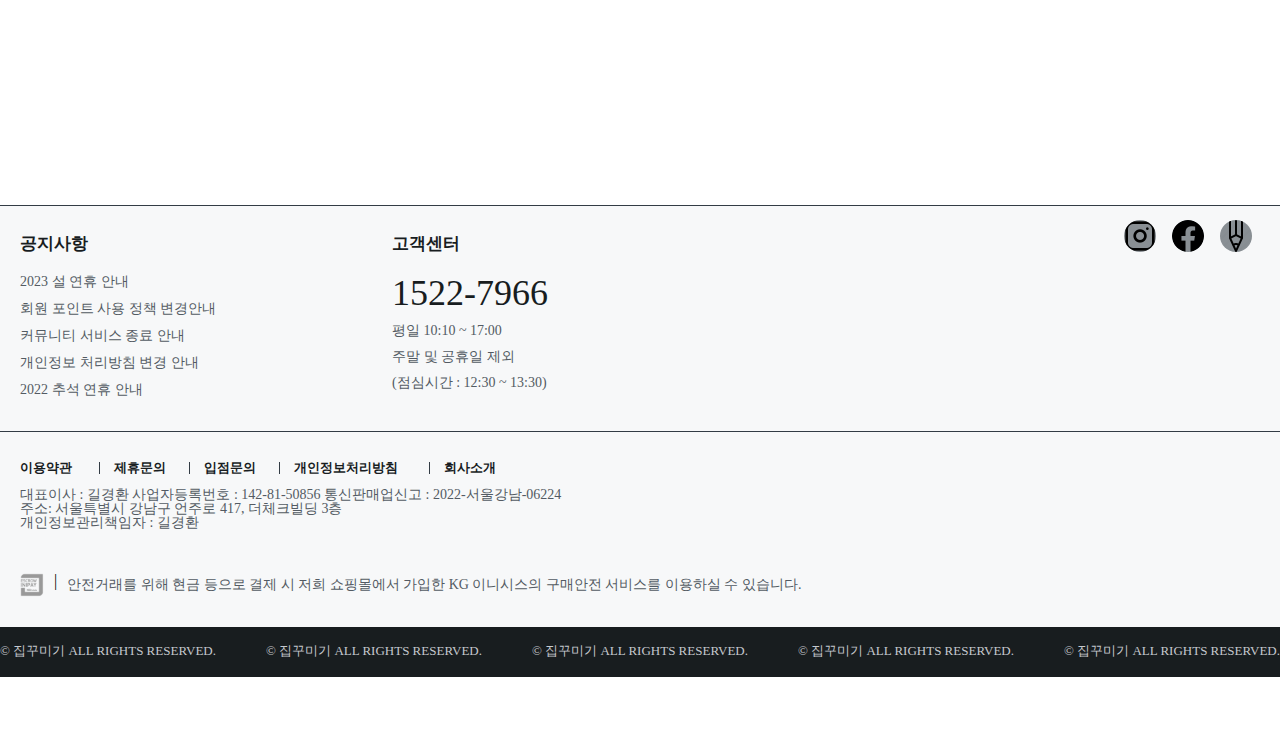
<file: sub.html>
<!DOCTYPE html>
<!-- saved from url=(0067)file:///D:/%ED%8F%AC%ED%8A%B8%ED%8F%B4%EB%A6%AC%EC%98%A4/HOUSE.html -->
<html lang="en"><head><meta http-equiv="Content-Type" content="text/html; charset=UTF-8">
    
    <meta http-equiv="X-UA-Compatible" content="IE=edge">
    <meta name="viewport" content="width=device-width, initial-scale=1.0">
    <title>portfolio 집꾸미기</title>
    <link href="css/reset.css" rel="stylesheet">
    <link href="css/common.css" rel="stylesheet">
    <link href="css/sub.css" rel="stylesheet">

    <script src="https://ajax.googleapis.com/ajax/libs/jquery/3.3.1/jquery.min.js"></script>
</head>
<body>
    <header>
        <div id="headertop">
        <div id="logo">
            <a href="index.html" target="_self"><img src="img/img_logo/logo.jpg" alt="집 꾸미기 로고"></a>
        </div>
        <div id="search">
            <button>
                <img src="img/img_head/head-img-magnifier.jpg" alt="돋보기">
            </button>
            <input type="text" value="인테리어 정보,상품 검색">
        </div>
        <div id="category">
            <a href="#"><img src="img/img_head/head-img-bookmark.jpg" alt="북마크"></a>
        </div>
        <div id="showping">
            <a href="#"><img src="img/img_head/head-img-showpping.jpg" alt="쇼핑"></a>
        </div>
        </div>
        <div id="line">
        </div>
        <div id="headerbottom">
            <nav>
                <ul>
                    <div class="navhead">
                        <img src="img/img_nav/nav-img.jpg" alt="카테고리그림">
                    </div>
                    <li><a href="#"><b>카테고리</b></a></li>
                    <div class="slash">|</div>
                    <li><a href="sub.html" target="_self"><b>스토어</b></a></li>
                    <li><a href="sub.html" target="_self"><b>매거진</b></a></li>
                    <li><a href="sub.html" target="_self"><b>쇼핑</b></a></li>
                    <li><a href="sub.html" target="_self"><b>인기</b></a></li>
                </ul>
            </nav>
        <div id="headerright">
            <a href="join.html" target="_self">
                <div class="headerright1">
                    <span>로그인/가입</span>
                </div>
            </a>
            <a href="login.html" targer="_self">
                <div class="headerright2">
                    <span>비회원 주문조회</span>
                </div>
            </a>
            <a href="#">
                <div class="headerright3">
                    <span>고객센터</span>
                </div>
            </a>
        </div>
        </div>
    </header>
    <div id="sub-nav">
        <nav>
            <ul>
                <li><a href="#">장스텐드</a></li>
                <li>|</li>
                <li><a href="#">단스텐드</a></li>
                <li>|</li>
                <li><a href="#">데스크스텐드</a></li>
                <li>|</li>
                <li><a href="#">천장조명</a></li>
                <li>|</li>
                <li><a href="#">무드등</a></li>
                <li>|</li>
                <li><a href="#">줄조명</a></li>
                <li>|</li>
                <li><a href="#">네온사인</a></li>
                <li>|</li>
                <li>벽등/센서등</li>
                <li>|</li>
                <li><a href="#">전구/조명부속품</a></li>
            </ul>
        </nav>
    </div>

        <div id="sub-main">
            <div class="sub-main-top">
                <div class="sub-main-top-left">
                    <h3>HOME > 벽등/거실,카페 조명 > 벽등</h3>
                    <div id="box">
                        <img src="img/img_sub-led/sub-led4.jpg" alt="메인사진" id="cimg" class="w1"> 
                        <div id="transformimg">
                          <ul>
                            <li><img src="img/img_sub-led/sub-led3.jpg" alt="LED사진1"></li>
                            <li><img src="img/img_sub-led/sub-led5.jpg" alt="LED사진2"></li>
                            <li><img src="img/img_sub-led/sub-led9.jpg" alt="LED사진3"></li>
                            <li><img src="img/img_sub-led/sub-led8.jpg" alt="LED사진4"></li>
                          </ul>
                        </div>
                    </div>
                      <script>
                        $(document).ready(function(){
                          $("#transformimg li:first-child").mouseover(function(){
                            $("#cimg").attr("src","img/img_sub-led/sub-led3.jpg");
                          });
                  
                          $("#transformimg li:nth-child(2)").mouseover(function(){
                  
                            $("#cimg").attr("src","img/img_sub-led/sub-led5.jpg");
                  
                          });
                  
                          $("#transformimg li:nth-child(3)").mouseover(function(){
                  
                            $("#cimg").attr("src","img/img_sub-led/sub-led9.jpg");
                  
                          });
                          $("#transformimg li:nth-child(4)").mouseover(function(){
                  
                              $("#cimg").attr("src","img/img_sub-led/sub-led8.jpg");
                  
                          });
        
                        });
                      </script>
                </div>
                <div class="sub-main-top-right">
                    <div class="sub-main-top-right-info">
                        <div class="sub-main-top-right-info-box">
                            <p>롬엔글라스</p>
                            <h3>[해외]노르딕 신비한 3D 거실 침실 벽등 카페 조명 85cm</h3>
                            <table>
                                <tr>
                                    <th class="table-th-price">225,900</th>
                                </tr>
                                <tr>
                                    <th class="table-th-persent">33%</th>
                                    <td class="table-td-price">149,900</td>
                                </tr>

                                <tr>
                                    <th class="table-th">구매리뷰</th> 
                                    <td class="table-td">★★★★★ 5.0 리뷰2개</td>
                                </tr>

                                <tr>
                                    <th class="table-th">혜택</th>
                                    <td class="table-td">최대 1,499P 적립 (회원 1% 적용)</td>
                                </tr>
                            
                                <tr>
                                    <th class="table-th">배송비</th>
                                    <td class="table-td">무료</td>
                                </tr>

                                <tr>
                                    <th class="table-th">배송 타입</th>
                                    <td class="table-td">해외 배송</td>
                                </tr>

                                <tr>
                                    <th class="table-th">결제 방식</th<>
                                    <td class="table-td">선불</td>
                                </tr>

                                <tr>
                                    <th class="table-th">도서산간</th>
                                    <td class="table-td">제주/도서산간 5,000원 추가</td>
                                </tr>

                            </table>
                        </div>
                        <div class="sub-main-info-line">
                        </div>
                        <div class="sub-main-info-select">
                            <h1>옵션 선택</h1>
                            <select>
                                <option vlaue="color">색깔</option>
                                <option value="heaven">천국(149,900원)</option>
                                <option value="a hell of fire">지옥불(149,900원)</option>
                                <option value="Aurora">오로라(149,900원)</option>
                                <option value="Lavender">라벤더(149,900원)</option>
                            </select>
                            <div class="sub-main-button">
                                <div class="sub-main-button1">
                                    <button>장바구니 담기</button>
                                </div>
                                <div class="sub-main-button2">
                                    <button>바로구매</button>
                                </div>
                            </div>
                        </div>
                    </div>
                </div>
            </div>
            <div id="sub-main-client">
                <div class="sub-main-client-top">
                    <h2>다른 고객이 함께 본 상품</h2>
                </div>
                <div class="sub-main-client-center">
                    <div class="sub-main-client-box">
                        <div class="sub-main-client-img">
                            <img src="img/sub_main_client/img1.jpg" alt="센서등">
                        </div>
                        <p>충전식 무선 LED 직부등 베란다 현관<br>
                        화장실 센서등 2colors4sizes</p>
                        <span>2,500원</span>
                    </div>
                    <div class="sub-main-client-box">
                        <div class="sub-main-client-img">
                            <img src="img/sub_main_client/img2.jpg" alt="장스텐드 조명">
                        </div>
                        <p>북유럽 플로어 장스탠드 LED 조명
                            4types2colors
                        </p>
                        <span>33,800원</span>
                    </div>
                    <div class="sub-main-client-box">
                        <div class="sub-main-client-img">
                            <img src="img/sub_main_client/img3.jpg" alt="우주인 오로라">
                        </div>
                        <p>(블루투스/무선충전/유선/미니)우주인 오로라 무드등 은하수 조명</p>
                        <span>22,000원</span>
                    </div>
                    <div class="sub-main-client-box">
                        <div class="sub-main-client-img">
                            <img src="img/sub_main_client/img4.jpg" alt="독서등">
                        </div>
                        <p>LERSTA레스스타 장스탠드 조명 독서등 2colors</p>
                        <span>31,700원</span>
                    </div>
                </div>
            </div>
            <div id="sub-main-section">
                <div id="product">
                    <ul>
                        <li>상품상세정보</li>
                        <li><a href="#shipping">배송안내</a></li>
                        <li><a href="#review">상품후기</a></li>
                        <li><a href="#inquiry">상품문의</a></li>
                    </ul>
                    <h1>LED 벽조명</h1>
                    <div class="sub-main-product-img">
                        <img src="img/img_sub-led/sub-led9.jpg" alt="조명사진">
                    </div>
                    <span>노르딕 LED 벽조명</span>
                    <p>3D 느낌을 연출하는 인테리어 LED 벽조명입니다. 여러가지 색상이 있어<br>
                    분위기 연출에 탁월하며, 텅 빈 공간을 채워주기 때문에 빈 느낌이 사라집니다.</p>
                    <div class="sub-main-product-img2">
                        <img src="img/img_sub-led/sub-led1.jpg" alt="분위기 살려주는 벽조명" >
                    </div>
                    <p>유니크한 color와 <br>
                        <br>
                        3D 시각화</p>
                        <span>노르딕 신비한 3D 조명</span>
                        <div class="sub-main-product-double-img">
                            <div class="sub-main-product-img3">
                            <img src="img/img_sub-led/sub-led7.jpg" alt="세로사진1">
                            </div>
                            <div class="sub-main-product-img4">
                            <img src="img/img_sub-led/sub-led6.jpg" alt="세로사진2">
                            </div>
                        </div>
                        <div class="sub-main-product-p">
                        <p>집안의 무드가 느껴지는 색감과 눈을 사로잡는<br>
                            <br>
                        화려한 3D조명으로 세련된 느낌과 분위기를 가져보세요.</p>
                        </div>
                        <div class="sub-main-product-img5">
                            <img src="img/img_sub-led/sub-led4.jpg" alt="오로라">
                        </div>
                        <div class="sub-main-product-img6">
                            <img src="img/img_sub-led/sub-led3.jpg" alt="불지옥">
                        </div>
                </div>
                    <div id="detail_tablebox">                        
                        <h4>Specification</h4>                  
                        <span>상품정보고시</span>
                        <table>
                          <tr>
                            <th>제품명</th>
                            <td>노르딕 신비한 3D 벽조명</td>
                          </tr>
                          <tr>
                            <th>KC 인증번호</th>
                            <td>DKDK687S</td>
                          </tr>
                          <tr>
                            <th>정격전압</th>
                            <td>220v 60hz</td>
                          </tr>
                          <tr>
                            <th>소켓</th>
                            <td>G9</td>
                          </tr>
                          <tr>
                            <th>LED 램프</th>
                            <td>3D LED </td>
                          </tr>
                          <tr>
                            <th>제품 사이즈</th>
                            <td>상세설명참조</td>
                          </tr>
                          <tr>
                            <th>색상</th>
                            <td>천국,라벤더,불지옥,오로라</td>
                          </tr>   
                          <tr>                  
                            <th>소재</th>
                            <td>철재, 유리</td>
                          </tr>
                          <tr>
                            <th>제조국</th>
                            <td>중국OEM</td>
                          </tr>
                            <tr>
                            <th>조립 유무</th>
                            <td>반제품(조립품)</td>
                          </tr>         
                          <tr>                 
                            <th>추천 장소</th>                  
                            <td>침실, 카페, 거실 등</td>
                          </tr>
                        </table>
                    </div>



                    <div id="shipping">
                        <ul>
                          <li><a href="#product">상품상세정보</a></li>
                          <li>배송안내</li>
                          <li><a href="#review">상품후기</a></li>
                          <li><a href="#inquiry">상품문의</a></li>                                       
                        </ul> 

                        <h2>배송안내</h2>
                        
                        <div id="shipping_textbox">
                          <ul>
                            <li>배송료 : 50,000원 이상 구매 시 무료배송, 그 이하는 각 박스당 3,000원의 배송비를 부담하셔야 합니다.<br>
                              (도서, 산간, 오지, 제주도, 일부지역, 설치 배송 상품 등은 배송비가 추가될 수 있습니다.)</li>
                            <li>부피가 큰 상품은 2박스 이상으로 따로 출고되는 경우가 있으며, 변심으로 인한 반품시 2박스 이상에 대한 왕복 배송비를 부담하셔야 합니다.</li>
                            <li>제품에 따라 출고지가 다른 제품의 경우, 변심반품시 왕복배송비가 개별부과될 수 있습니다.</li>
                            <li>배송시간 : 입금확인 후 평균 2~3일 이내에 받아보실 수 있습니다. (주말, 공휴일, 천재지변 제외)</li>
                            <li>상품을 여러가지 구매하셨을 경우 여러 박스로 부분 포장되어 발송될 수 있으며, 배송 도착 날짜와 시간이 다를 수도 있습니다.</li>
                            <li>오후 2시 이후 주문 후 취소나 배송지/옵션 변경 시 고객센터로 연락 주시면 신속히 변경 처리해드립니다.</li>
                            <li>아래와 같은 경우 입금확인이 어려워 배송이 지연될 수 있습니다. (고객센터로 연락요망)<br>
                            주문자와 입금자가 달라 확인이 되지 않는 경우 / 주문금액과 입금 금액이 다를 경우 / 주문보다 입금을 먼저 하신 경우</li>
                            <li>주문 후 7일 이내에 입금하지 않으면 주문이 자동 취소됩니다.</li>
                            <li>피스(나사못)는 동봉되지 않으며, 필요시 배송 요청 사항에 기재해주세요.</li>
                            <li>동봉되는 피스는 일반/목재용임으로 콘크리트, 석고 등에 사용하는 특수한 피스는 따로 준비하셔야 됩니다.</li>
                          </ul>
                        </div>
                    </div>


                    <div id="review">

                        <ul>
                          <li><a href="#product">상품상세정보</a></li>
                          <li><a href="#shipping">배송안내</a></li>
                          <li>상품후기</li>
                          <li><a href="#inquiry">상품문의</a></li>
                        </ul>

                        <div id="review_tablebox">
                          <button>리뷰 작성하기</button>
                          <table>                            
                            <tr>
                              <th>5</th>
                              <td><a href="#">침실이 환해졌어요.</a></td>
                              <td>이정윤</td>
                              <td>2022.12.25</td>
                              <td>답변완료</td>
                            </tr>
                
                            <tr>
                              <th>4</th>
                              <td><a href="#">역시 3D벽조명!</a></td>
                              <td>한주영</td>
                              <td>2022.11.21</td>
                              <td>답변완료</td>
                            </tr>
                
                            <tr>
                              <th>3</th>
                              <td><a href="#">거실 분위기가 달라졌어요!!</a></td>
                              <td>김도기</td>
                              <td>2022.09.15</td>
                              <td>답변완료</td>
                            </tr>
                
                            <tr>
                              <th>2</th>
                              <td><a href="#">벽조명은 히트조명!</a></td>
                              <td>홍해민</td>
                              <td>2022.08.01</td>
                              <td>답변완료</td>
                            </tr>
                            <tr>
                              <th>1</th>
                              <td><a href="#">너무 예뻐요.</a></td>
                              <td>박지연</td>
                              <td>2022.07.15</td>
                              <td>답변완료</td>
                            </tr>
                          </table>
                    </div>

                </div>
                <div id="inquiry">
                    <ul>
                      <li><a href="#product">상품상세정보</a></li>
                      <li><a href="#shipping">배송안내</a></li>
                      <li><a href="#review">상품후기</a></li>
                      <li>상품문의</li>
                    </ul>
              
                    <div id="inquiry_tablebox">
                      <button>상품문의 글쓰기</button>
                      <button>상품문의 전체보기</button>
                      <table>
              
                        <tr>
                          <th>5</th>
                          <td><a href="#">설치관련문의</a></td>
                          <td>이경은</td>
                          <td>2020.12.07</td>
                          <td>답변완료</td>
                        </tr>
              
                        <tr>
              
                          <th>4</th>
                          <td><a href="#">전구불량</a></td>
                          <td>이소희</td>
                          <td>2020.12.05</td>
                          <td>답변완료</td>
                        </tr>
              
                        <tr>
              
                          <th>3</th>              
                          <td><a href="#">배송문의</a></td>              
                          <td>김지은</td>              
                          <td>2020.08.27</td>              
                          <td>답변완료</td>
              
                        </tr>
              
                        <tr>
                          <th>2</th>
                          <td><a href="#">전구불량</a></td>
                          <td>이대규</td>
                          <td>2020.07.04</td>
                          <td>답변완료</td>
                        </tr>
              
                        <tr>
                          <th>1</th>
                          <td><a href="#">램프문의</a></td>
                          <td>김범수</td>
                          <td>2020.06.05</td>
                          <td>답변완료</td>
                        </tr>
                      </table>
                    </div>
                  </div>
            </div>
        </div>




    <footer>
        <div id="footerline1">
        </div>
        <div id="footer1">
            <div id="footerbottom">
                <div id="footerbottom1">
                    <div class="footerspan1">
                        <span>공지사항</span>
                    </div>
                    <div class="footerbottom1">
                        <span>2023 설 연휴 안내</span>
                    </div>
                    <div class="footerbottom1">
                        <span>회원 포인트 사용 정책 변경안내</span>
                    </div>
                    <div class="footerbottom1">
                        <span>커뮤니티 서비스 종료 안내</span>
                    </div>
                    <div class="footerbottom1">
                        <span>개인정보 처리방침 변경 안내</span>
                    </div>
                    <div class="footerbottom1">
                        <span>2022 추석 연휴 안내</span>
                    </div>
                </div>
                <div id="footerbottom2">
                    <div class="footerspan2">
                        <span><b>고객센터</b></span>
                    </div>
                    <div class="phone">
                        <span>1522-7966</span>
                    </div >
                    <div class="footerbottom2-span">
                        <span>평일 10:10 ~ 17:00 <br>
                        주말 및 공휴일 제외 <br>
                    (점심시간 : 12:30 ~ 13:30)</span>
                    </div>
                </div>
                <div id="footerbottom3">
                    <a href="#"><img src="img/img_footer/footer-img1.jpg" alt="네이버포스트"></a>
                    <a href="#"><img src="img/img_footer/footer-img2.jpg" alt="페이스북"></a>
                    <a href="#"><img src="img/img_footer/footer-img3.jpg" alt="인스타그램"></a>
                </div>
        </div>
        </div>
        <div id="footerline2">
        </div>
        <div id="footer2">
            <div id="footer2bottom1">
                <div class="footer2bottom1">
                    <span><a href="#">이용약관</a></span>
                </div>
                <div class="footer2bottom2">
                    <span><a href="#">제휴문의</a></span>
                </div>
                <div class="footer2bottom3">
                    <span><a href="#">입점문의</a></span>
                </div>
                <div class="footer2bottom4">
                    <span><a href="#">개인정보처리방침</a></span>
                </div>
                <div class="footer2bottom5">
                    <span><a href="#">회사소개</a></span>
                </div>
            </div>

            <div id="footer2bottom2">
                <span>대표이사 : 길경환    사업자등록번호 : 142-81-50856  통신판매업신고 : 2022-서울강남-06224<br>
                    주소: 서울특별시 강남구 언주로 417, 더체크빌딩 3층<br>
                    개인정보관리책임자 : 길경환<br>
                    </span>
            </div>

            <div id="footer2bottom3">
                <div id="footer2bottom3img">
                    <a href="#"><img src="img/img_footer/footer-img4.png" alt="푸터2바텀3이미지"></a>
                </div>

                <div id="footer2bottom3stick">
                    <span>|</span>
                </div>
                <p>안전거래를 위해 현금 등으로 결제 시 저희 쇼핑몰에서 가입한 KG 이니시스의 구매안전 서비스를 이용하실 수 있습니다.
                </p>
            </div>
        </div>
        <div id="footer3">
                <span>© 집꾸미기 ALL RIGHTS RESERVED.</span>
                <span>© 집꾸미기 ALL RIGHTS RESERVED.</span>
                <span>© 집꾸미기 ALL RIGHTS RESERVED.</span>
                <span>© 집꾸미기 ALL RIGHTS RESERVED.</span>
                <span>© 집꾸미기 ALL RIGHTS RESERVED.</span>
                <span>© 집꾸미기 ALL RIGHTS RESERVED.</span>
                <span>© 집꾸미기 ALL RIGHTS RESERVED.</span>
                <span>© 집꾸미기 ALL RIGHTS RESERVED.</span>
                <span>© 집꾸미기 ALL RIGHTS RESERVED.</span>
                <span>© 집꾸미기 ALL RIGHTS RESERVED.</span>
                <span>© 집꾸미기 ALL RIGHTS RESERVED.</span>
                <span>© 집꾸미기 ALL RIGHTS RESERVED.</span>
                <span>© 집꾸미기 ALL RIGHTS RESERVED.</span>
                <span>© 집꾸미기 ALL RIGHTS RESERVED.</span>
                <span>© 집꾸미기 ALL RIGHTS RESERVED.</span>
                <span>© 집꾸미기 ALL RIGHTS RESERVED.</span>
                <span>© 집꾸미기 ALL RIGHTS RESERVED.</span>
            </div>
        </div>
    </footer>

</body>
</html>
</file>
<file: css/main.css>
@charset "utf-8";
        * {margin:0; box-sizing: border-box;}
        ul, li, ol {list-style:none; margin:0; padding:0; }
        
        /*헤더*/
        header { width: 100%; height: 150px; margin: 0 auto;}
        #headertop { width:1240px;height:95px; margin:0 auto; }
        
         /*로고*/
        #logo {width: 210px;height: 48px;float: left; margin: 30px 0 30px 0; }
        #logo > a > img { width: 190px;height: 48px;}
        
        /*검색*/
        #search  {width: 420px;height: 48px; border-radius: 20px;  margin: 30px 0 30px 0; float: left; }
        #search > button { width: 32px; height: 32px; margin: 10px 10px; float: left;}
        #search > button > img { width: 28px; height: 28px; margin:0 auto;}
        #search > input {float: left; margin: 10px 0 0 2px; border-radius:30px; height:30px; width:200px;
        border:1px solid rgb(100, 111, 124);}
        
        /*카테고리, 쇼핑*/
        #category { width: 70px;height: 55px;float: left; margin: 30px 0 0 460px;text-align: center; }
        #category > a > img { width: 36px;height: 36px; margin:3px 0 0 0; }
        #showping {width: 50px; height: 55px;float: right; margin: 30px 30px 0 0;text-align: center; }
        #showping > a > img { width: 36px; height: 36px;margin: 5px 0 0 0; }
        
        /*라인*/
        #line { width: 100%; height: 1px; background-color:rgba(47, 47, 47); }
        
        /*헤드 바텀*/
        #headerbottom {width:1240px; height:56px; margin:1px auto;}
        #headerbottom > nav {width:400px; height:56px; }
        
        /*네비게이션 헤드*/
        .navhead > img {width:24px; height:24px; float:left; margin:2px 0 0 0;}
        .navstore {margin:0 5px 0 0;}
        .slash {width:1px; height:16px; float:left; margin:0px 20px 0 10px; text-align:center;}
        #headerbottom > nav > ul {width:400px; height:56px;}
        #headerbottom > nav > ul > li {float:left;margin:3px 10px 0 0; font-weight:bold;}
        #headerbottom > nav > ul > li > a {text-decoration:none; color:#000; font-size:17px; font-weight:bold;}
        #headerright {width:310px; height:54px; float:right; margin:-57px 0px 0 0px;}
        
        .headerright1 {width:100px; height:38px; background: linear-gradient(0deg, rgb(83, 91, 99), rgb(83, 91, 99)), linear-gradient(rgb(248, 106, 69) 0%, rgb(255, 104, 142) 100%);; float:left; margin:10px 1px 0 0; border-radius:20px;}
        .headerright1 > span {font-size:13px; color:rgb(255, 255, 255); font-weight:700; font-style:normal; text-align:center; display:block;
        margin:10px 0 0 0;}
        
        .headerright2 {width:115px; height:20px;  float:left; margin:0 1px 0 0; }
        .headerright2 > span {display:block; font-size:14px; font-weight:bold; font-style:normal; color:rgb(24, 29, 31); margin:20px 0 0 10px;}
        
        .headerright3 {width:70px; height:20px; float:left; margin:0 1px 0 0;}
        .headerright3 > span {display:block; font-size:14px; font-weight:bold; font-style:normal; color:rgb(24, 29, 31); margin:20px 0 0 10px;}
        
        
        /*슬라이더*/
        #slider { width: 100%; height: 400px; margin: 0 auto; background-image:url("https://cdn.ggumim.co.kr/promotion/1442075f-8a68-4ee1-bf37-dde1078c4009.png"); background-size:cover; background-position:center;}
        
        
        
        /*섹션*/
        section {width: 100%;height: 3372px; margin: 0 auto; }
        
        /*섹션1*/
        #section1 {position: relative; width: 1240px;  height: 128px; margin: -60px auto 0px; border-radius: 26px; background-color:white;}
        
        /*섹션1레프트*/
        #section1left { width:590px; height:109px; display: flex; margin: 19px 31px 0px 20px; float:left; }
        /*섹션1레프트 쇼핑*/
        .showpping {width: 80px; height: 70px; float:left; margin:10px 20px 10px 25px; text-align:center; border-radius:50%;}
        .showpping > a > img {width:63px; height:65px; border-radius:50%;}
        .showpping > span {display:block; text-align:center; margin:5px 0 0 0;}
        
        /*섹션1레프트 인기상품*/
        .popular {width: 80px; height: 70px; float:left; margin:10px 20px 10px 25px;  text-align:center; border-radius:50%;}
        .popular > a > img {width:63px; height:65px; border-radius:50%;}
        .popular > span {display:block; text-align:center; margin:5px 0 0 0;}
        
        /*섹션1레프트 집들이*/
        .house {width: 80px; height: 70px; float:left; margin:10px 20px 10px 25px;  text-align:center; border-radius:50%;}
        .house > a > img {width:63px; height:65px; border-radius:50%;}
        .house > span {display:block; text-align:center; margin:5px 0 0 0;}
        
        /*섹션1레프트 사진*/
        .picture {width: 80px; height: 70px; float:left; margin:10px 20px 10px 25px; text-align:center; border-radius:50%;}
        .picture > a > img {width:63px; height:65px; border-radius:50%;}
        .picture > span {display:block; text-align:center; margin:5px 0 0 0;}
        
        /*섹션1레프트 티브이*/
        .tv {width: 80px; height: 70px; float:left; margin:10px 20px 10px 25px; text-align:center; border-radius:50%;}
        .tv > a >img {width:63px; height:65px; border-radius:50%;}
        .tv > span {display:block; text-align:center; margin:5px 0 0 0;}

        /*섹션1센터*/
        #section1center {background-color:rgba(197,200, 206); display: flex; width:2px;height: 80px;margin: 29px 0px 0px; float:left; color:rgb(197, 200, 206);}
        
        /*섹션1라이트*/
        #section1right {display: flex; width:560px; height:128px; float:right;  float:right; margin:0 20px 0 0;}
        #section1right > h4 { font-size:20px; margin:35px 0 20px 20px;}
        #section1right > span {float:left; font-size:20px;}
        #section1right > button {width:150px; height:40px; background-color:tomato; color:white; margin:65px 0 20px 150px; border-radius:20px; border:0; cursor:pointer;}
        
        /*섹션2*/    
        #section2 {width:100%; height:730px; padding: 124px 0px 50px; margin: -68px 0px 0px;background: linear-gradient(rgb(238, 241, 245) -28.1%, rgb(243, 245, 251) 132.46%);}
        
        /*센션2탑*/
        #section2top {width:1240px; height:40px; margin:0 auto;}
        #section2top > span {font-size:26px;}
        #section2top > button {width:102px; height:40px; float:right; border-radius:20px; border:1.5px solid rgb(197, 200, 206); color: black; cursor: pointer;}
        
        /*섹션2센터*/
        #section2center {width:1240px; height:23px;  margin:0 auto;}
        #section2center > span {font-size:17px; color:rgb(100, 111, 124);}
        
        /*센션2바텀*/
        #section2bottom {width:1240px; height:490px; margin:0 auto; border-radius:10px; background-color:white;}
        .iconbox1 {width:290px; height:450px; float:left; margin:10px; 
        border-radius:10px;}
        .iconbox1:hover {box-shadow: 2px 2px 8px rgb(100 111 124 / 50%);}
        .iconbox1 > p {color:rgba(137, 143, 148); font-size:13px; font-weight:normal; text-align:inherit;margin:10px 0 10px 10px;}
        .iconbox1 > span {color: black;font-size: 14px;font-weight: 500;line-height: 22px;max-height: 40px; overflow-wrap: normal;display: -webkit-box;-webkit-line-clamp: 2;-webkit-box-orient: vertical;white-space: normal;overflow: hidden;text-overflow: ellipsis;word-break: break-all; margin: 10px;}
        .persentspan > span {font-size:26px; color:rgb(249, 9, 71); font-weight:700; line-height:22px; display:inline-block; float:left; margin:0 0 0 10px;}
        .priceblack > span {display: inline-block; color:black; font-size:20px; font-weight:700; line-height:22px; margin:0 0 0 10px;}

        .persentspan-nth2 > span {font-size:26px; color:rgb(249, 9, 71); font-weight:700; line-height:22px; display:inline-block; float:left; margin:15px 0 0 10px;}
        .priceblack-nth2 > span {display: inline-block; color:black; font-size:20px; font-weight:700; line-height:22px; margin:15px 0 0 10px;}
        
        .persentspan-nth3 > span {font-size:26px; color:rgb(249, 9, 71); font-weight:700; line-height:22px; display:inline-block; float:left; margin:15px 0 0 10px;}
        .priceblack-nth3 > span {display: inline-block; color:black; font-size:20px; font-weight:700; line-height:22px; margin:15px 0 0 10px;}
        
        .persentspan-nth4 > span {font-size:26px; color:rgb(249, 9, 71); font-weight:700; line-height:22px; display:inline-block; float:left; margin:15px 0 0 10px;}
        .priceblack-nth4 > span {display: inline-block; color:black; font-size:20px; font-weight:700; line-height:22px; margin:15px 0 0 10px;}

        .iconbox1 > button {margin:15px 6px 0 13px; font-size:15px; font-weight:normal; background-color:rgb(241, 243, 246); cursor:pointer; text-align:center; border-radius:5px; border:0; color:rgb(249, 9, 71, 0.75);}
        .iconbox1 > .free {margin:15px 6px 0 0; font-size:15px; font-weight:normal; background-color:rgb(241, 243, 246); cursor:pointer; text-align:center; border-radius:5px;
        border:0; color:rgb(83, 91, 99);}

        /*투데이특가 이미지 1*/
        .background-image-today-1 {width:290px; height:274px; background-image:url("https://cdn.ggumim.co.kr/cache/furniture/600/20190222102150TkIFy6mxNA.jpg"); background-size:cover; background-position:center center; border-radius:10px;}
        .background-image-today-1 > span {display:inline-block; padding:6px 9px; border:1px solid rgba(225, 225, 225,0.4); border-radius:18px; font-size:12px; font-weight:500; background: rgba(0, 0, 0, 0.4); color:rgb(255, 255, 255); margin:233px 0 0 10px;}
    
        /*투데이특가 이미지 2*/
        .background-image-today-2 {width:290px; height:274px; background-image:url("https://image.ohou.se/i/bucketplace-v2-development/uploads/productions/165353202279509550.jpg?gif=1&w=850&h=850&c=c&webp=1"); background-size:cover; background-position:center center; border-radius:10px;}
        .background-image-today-2 > span {display:inline-block; padding:6px 9px; border:1px solid rgba(225, 225, 225,0.4); border-radius:18px; font-size:12px; font-weight:500; background: rgba(0, 0, 0, 0.4); color:rgb(255, 255, 255); margin:233px 0 0 10px;} 

        /*투데이특가 이미지 3*/
        .background-image-today-3 {width:290px; height:274px; background-image:url("https://image.ohou.se/i/bucketplace-v2-development/uploads/productions/167540624171440538.gif?gif=1&w=640&h=640&c=c&webp=1"); background-size:cover; background-position:center center; border-radius:10px;}
        .background-image-today-3 > span {display:inline-block; padding:6px 9px; border:1px solid rgba(225, 225, 225,0.4); border-radius:18px; font-size:12px; font-weight:500; background: rgba(0, 0, 0, 0.4); color:rgb(255, 255, 255); margin:233px 0 0 10px;} 

        /*투데이특가 이미지 4*/
        .background-image-today-4 {width:290px; height:274px; background-image:url("https://image.ohou.se/i/bucketplace-v2-development/uploads/productions/images/164479906088657143.jpg?gif=1&w=850&h=850&c=c&webp=1"); background-size:cover; background-position:center center; border-radius:10px;}
        .background-image-today-4 > span {display:inline-block; padding:6px 9px; border:1px solid rgba(225, 225, 225,0.4); border-radius:18px; font-size:12px; font-weight:500;background: rgba(0, 0, 0, 0.4); color:rgb(255, 255, 255); margin:233px 0 0 10px;} 
        
        /*섹션3*/
        #section3 {display: flex; flex-direction: column; -webkit-box-align: center; align-items: center; width: 100%; min-width: 1400px; height: auto; padding:50px 0px 59px; }
        
        /*섹션3탑*/
        #section3top {width:1240px; height:40px; margin:0 auto; padding:0 0 20px 0;}
        #section3top > span {font-size:26px; color:rgb(24, 29, 31);}
        /*섹션3바텀*/
        #section3bottom {width:1440px; height:171px; margin:0 auto; padding:0;}
        #iconbox2 {width:1240px; height:130px; margin:20px auto 0px;}
        .iconbox2 {width:90px; height:120px; float:left; margin:10px 20px 0 10px;}
        .iconbox2 > a > img {width:90px; height:90px; margin:0 auto; background-color:rgb(232, 239, 250);border-radius:50%;}
        .iconbox2 > span {text-align:center; font-size:16px; color:black; display:block;  font-weight:bold; margin:10px 0 0 0;}
        
        /*섹션3인테리어소품*/
        #iconboxsopum {width:100px; height:120px; float:left; margin:10px 20px 0 10px;}
        #iconboxsopum > a > img {width:100px; height:90px; margin:0 auto; background-color:rgb(232, 239, 250);border-radius:50%;}
        #iconboxsopum > span {text-align:center; font-size:16px; color:black; display:block; font-weight:bold; margin:10px 0 0}
        
        /*섹션4*/
        #section4 {width:100%; height:526px; text-align:center; background: linear-gradient(rgb(230, 195, 218) -30.1%, rgba(226, 224, 193, 0.979)120.46%);} 
        
        /*섹션4센터*/
        #section4center {width:1240px; height:436px; display:inline-block; margin:45px;}
        .section4box {width:295px; height:436px; background-color:white; float:left; margin:0 10px 0 5px; border-radius:10px; cursor:pointer;}
        /*섹션4박스 레프트*/
        .section4box-left {width:295px; height:436px; background-color:(rgb(230, 195, 218) -30.1%, rgba(226, 224, 193, 0.979)120.46%); 
        float:left; margin:0 10px 0 5px; border-radius:10px; cursor:pointer;}
        .span-left-top > span {display:block; float:left; color:white; margin:30px 0 0 0; font-size:12px; padding:3px;}
        .section4box-left > span {display:block; text-align:left; margin:70px 0 0 0;  color:white; font-size:23px;}
        .section4box-left > p {display:block; text-align:left; margin:30px 0 0 0; color:white; font-size:12px; }
        .section4box-left > button {display:block; text-align:center; margin:50px 0 0 0; width:188px; height:46px;
        font-size:16px; color:white; background-color:rgba(201, 150, 175, 0.5); border:1px solid white;}
        
        /*섹션4박스2*/
        .section4box > p {font-size:13px; color:rgba(137, 143, 148); font-weight:500; font-style:normal; line-height:12px; text-align:left; display:block; margin:10px 0 0 25px;}
        .section4box > span {font-size:16px; color:rgb(51, 60, 69); font-weight:500; font-style:normal; line-height:17px; display:block; margin:10px 0 0 25px; text-align:left;}

        .background-image-smart1-persent1 {font-size:21px; color:rgb(249, 9, 71); font-weight:700; line-height:21px; display:inline-block;  margin:0px 0 0 -100px;}
        .background-image-smart1-priceblack1 {display: inline-block; color:black; font-size:21px; font-weight:700; line-height:21px; margin:15px 0 0 0px;}
        .background-image-smart1-button {width:52px; height:22px; cursor: pointer; margin:10px 0 0 20px;}
        .background-image-smart1-button > button {border-radius: 3px; background: rgb(241, 243, 246);font-weight:700; font-size:10px; color: rgb(83, 91, 99);; border:0; padding:4px 6px;}


        /*섹션4박스3*/
        .background-image-smart2-persent2 {font-size:21px; color:rgb(249, 9, 71); font-weight:700; line-height:21px; display:inline-block;  margin:0px 0 0 -120px;}
        .background-image-smart2-priceblack2 {display: inline-block; color:black; font-size:21px; font-weight:700; line-height:21px; margin:15px 0 0 0px;}
        .background-image-smart2-button {width:52px; height:22px; cursor: pointer; margin:10px 0 0 20px;}
        .background-image-smart2-button > button {border-radius: 3px; background: rgb(241, 243, 246);font-weight:700; font-size:10px; color: rgb(83, 91, 99);; border:0; padding:4px 6px;}
        

        /*섹션4박스4*/
        .background-image-smart3-persent3 {font-size:21px; color:rgb(249, 9, 71); font-weight:700; line-height:21px; display:inline-block;  margin:0px 0 0 -120px;}
        .background-image-smart3-priceblack3 {display: inline-block; color:black; font-size:21px; font-weight:700; line-height:21px; margin:15px 0 0 0px;}
        .background-image-smart3-button {width:52px; height:22px; cursor: pointer; margin:10px 0 0 20px;}
        .background-image-smart3-button > button {border-radius: 3px; background: rgb(241, 243, 246);font-weight:700; font-size:10px; color: rgb(83, 91, 99);; border:0; padding:4px 6px;}

        

        .background-image-smart1 {width:295px; height:290px; background-image:url("https://search.pstatic.net/common/?src=https%3A%2F%2Fshopping-phinf.pstatic.net%2Fmain_3692722%2F36927229582.jpg&type=sc960_832"); background-size:cover; background-position:center center; border-radius:10px;}
        
        .background-image-smart2{width:295px; height:290px; background-image:url("https://search.pstatic.net/common/?src=http%3A%2F%2Fshop1.phinf.naver.net%2F20221207_151%2F1670384377137NgtTP_JPEG%2F71520156859634866_158118351.jpg&type=sc960_832"); background-size:cover; background-position:center center; border-radius:10px;}
        
        .background-image-smart3{width:295px; height:290px; background-image:url("https://search.pstatic.net/common/?src=https%3A%2F%2Fshopping-phinf.pstatic.net%2Fmain_2619813%2F26198139906.jpg&type=sc960_832"); background-size:cover; background-position:center center; border-radius:10px;}

        
        
        /*섹션5*/
        #section5 {width:100%; height:588px; display:block; padding:50px 0;}
        
        /*섹션5탑*/
        #section5top {width:1240px; height:40px;  margin:24px auto 0px;}
        #section5top > span {width:360px; height:40px; font-size:26px; color:rgb(24, 29, 31); font-weight:bold; }
        #section5top > button {width:82px; height:30px; border-radius:16px; border:none; text-align:center; font-size:1rem; background: linear-gradient(rgb(247, 106, 66) 0%, rgb(255, 103, 145) 100%); color:white; font-weight:bold;}
        
        /*섹션5바텀*/
        #section5bottom {width:1240px; height:425px; margin:0 auto;}
        .section5box {width:295px; height:425px;  margin:5px; float:left; }
        .background-image-popup-img1 {width:295px; height:295px; overflow:hidden; margin:10px 0 0 0; border-radius:6px;}
        .background-image-popup-img2 {width:295px; height:295px; overflow:hidden; margin:10px 0 0 0; border-radius:6px;}
        .background-image-popup-img3 {width:295px; height:295px; overflow:hidden; margin:10px 0 0 0; border-radius:6px; }
        .background-image-popup-img4 {width:295px; height:295px; overflow:hidden; margin:10px 0 0 0; border-radius:6px; }
        
        .background-image-popup-img1 > a > img {width:293px; height:293px; border: 1px solid rgb(233, 235, 238); position:relative; border-radius:6px; transform:scale(1); transition:all 0.2s ease-in-out 0s;}
        .background-image-popup-img1 > a > img:hover {transform:scale(1.15);}
        
        .background-image-popup-img2 > a > img {width:293px; height:293px; border: 1px solid rgb(233, 235, 238); position:relative; border-radius:6px; transform:scale(1); transition:all 0.2s ease-in-out 0s;}
        .background-image-popup-img2 > a > img:hover {transform:scale(1.15);}

        .background-image-popup-img3 > a > img {width:293px; height:293px; border: 1px solid rgb(233, 235, 238); position:relative; border-radius:6px; transform:scale(1); transition:all 0.2s ease-in-out 0s;}
        .background-image-popup-img3 > a > img:hover {transform:scale(1.15);}

        .background-image-popup-img4 > a > img {width:293px; height:293px; border: 1px solid rgb(233, 235, 238); position:relative; border-radius:6px; transform:scale(1); transition:all 0.2s ease-in-out 0s;}
        .background-image-popup-img4 > a > img:hover {transform:scale(1.15);}

        .section5box > p {color:rgba(137, 143, 148); font-size:13px; font-weight:normal; text-align:inherit;margin:10px 0 0px 10px;}
        .section5box > span {color: black;font-size: 14px;font-weight: 500;line-height: 22px;max-height: 40px; overflow-wrap: normal;display: -webkit-box;-webkit-line-clamp: 2;-webkit-box-orient: vertical;white-space: normal;overflow: hidden;text-overflow: ellipsis;word-break: break-all; margin:0 0 0 10px;}
        
        .popup-button {margin:15px 6px 0 13px; font-size:15px; font-weight:normal; background-color:rgb(241, 243, 246); cursor:pointer; text-align:center; border-radius:5px; border:0; color:rgb(249, 9, 71, 0.75);}
        .popup-free {margin:15px 6px 0 0; font-size:15px; font-weight:normal; background-color:rgb(241, 243, 246); cursor:pointer; text-align:center; border-radius:5px;
        border:0; color:rgb(83, 91, 99);} 

        
        /*섹션6*/
        #section6 {width:100%; height:588px;  display:block; padding:50px 0 50px 0;}
        
        /*섹션6탑*/
        #section6top {width:1240px; height:40px; margin:24px auto 0px;}
        #section6top > span {width:360px; height:40px; font-size:26px; color:rgb(24, 29, 31); font-weight:700;}
        #section6top > button {width:82px; height:33px; border-radius:16px; border:none; text-align:center; font-size:1rem; background: linear-gradient(rgb(90, 195, 205) 0%, rgb(88, 205, 142) 100%); color:white; font-weight:bold;}
        
        /*섹션6바텀*/
        #section6bottom {width:1240px;height:425px;  margin:0 auto; overflow:hidden;}
        .section6box {width:295px; height:425px;  margin:5px; float:left; }
        .background-image-popup2-img1 {width:295px; height:295px; overflow:hidden;}
        .background-image-popup2-img2 {width:295px; height:295px; overflow:hidden;}
        .background-image-popup2-img3 {width:295px; height:295px; overflow:hidden;}
        .background-image-popup2-img4 {width:295px; height:295px; overflow:hidden;}

        .background-image-popup2-img1 > a > img {width:295px; height:295px; border: 1px solid rgb(233, 235, 238); position:relative; border-radius:6px; transform:scale(1); transition:all 0.2s ease-in-out 0s;}
        .background-image-popup2-img1 > a > img:hover {transform:scale(1.15);}

        .background-image-popup2-img2 > a > img {width:295px; height:295px; border: 1px solid rgb(233, 235, 238); position:relative; border-radius:6px; transform:scale(1); transition:all 0.2s ease-in-out 0s;}
        .background-image-popup2-img2 > a > img:hover {transform:scale(1.15);}

        .background-image-popup2-img3 > a > img {width:295px; height:295px; border: 1px solid rgb(233, 235, 238); position:relative; border-radius:6px; transform:scale(1); transition:all 0.2s ease-in-out 0s;}
        .background-image-popup2-img3 > a > img:hover {transform:scale(1.15);}

        .background-image-popup2-img4 > a > img {width:295px; height:295px; border: 1px solid rgb(233, 235, 238); position:relative; border-radius:6px; transform:scale(1); transition:all 0.2s ease-in-out 0s;}
        .background-image-popup2-img4 > a > img:hover {transform:scale(1.15);}

        .section6box > p {color:rgba(137, 143, 148); font-size:13px; font-weight:normal; text-align:inherit;margin:10px 0 0px 10px;}
        .section6box > span {color: black;font-size: 14px;font-weight: 500;line-height: 22px;max-height: 40px; overflow-wrap: normal;display: -webkit-box;-webkit-line-clamp: 2;-webkit-box-orient: vertical;white-space: normal;overflow: hidden;text-overflow: ellipsis;word-break: break-all; margin:0 0 0 10px;}

        .popup2-button {margin:15px 6px 0 13px; font-size:15px; font-weight:normal; background-color:rgb(241, 243, 246); cursor:pointer; text-align:center; border-radius:5px; border:0; color:rgb(249, 9, 71, 0.75);}
        .popup2-free {margin:15px 6px 0 0; font-size:15px; font-weight:normal; background-color:rgb(241, 243, 246); cursor:pointer; text-align:center; border-radius:5px;
        border:0; color:rgb(83, 91, 99);}
        
        
        /*섹션7*/
        #section7 {width:100%; height:588px; display:block; padding:50px 0 0 0;}
        
        /*섹션7탑*/
        #section7top {width:1240px; height:40px; margin:24px auto 0px;}
        #section7top > span {width:360px; height:40px; font-size:26px; color:rgb(24, 29, 31); font-weight:700;}
        
        /*섹션7바텀*/
        #section7bottom {width:1240px; height:425px;  margin:0 auto;}
        .section7box {width:295px; height:425px; float:left; margin:5px; overflow:hidden;}
        .background-image-sns-img1 {width:295px; height:295px; overflow:hidden;}
        .background-image-sns-img2 {width:295px; height:295px; overflow:hidden;}
        .background-image-sns-img3 {width:295px; height:295px; overflow:hidden;}
        .background-image-sns-img4 {width:295px; height:295px; overflow:hidden;}

        .background-image-sns-img1 > a > img {width:295px; height:295px; border: 1px solid rgb(233, 235, 238); position:relative; border-radius:6px; transform:scale(1); transition:all 0.2s ease-in-out 0s;}
        .background-image-sns-img1 > a > img:hover {transform:scale(1.15);}

        .background-image-sns-img2 > a > img {width:295px; height:295px; border: 1px solid rgb(233, 235, 238); position:relative; border-radius:6px; transform:scale(1); transition:all 0.2s ease-in-out 0s; }
        .background-image-sns-img2 > a > img:hover {transform:scale(1.15);}

        .background-image-sns-img3 > a > img {width:295px; height:295px; border: 1px solid rgb(233, 235, 238); position:relative; border-radius:6px; transform:scale(1); transition:all 0.2s ease-in-out 0s;}
        .background-image-sns-img3 > a > img:hover {transform:scale(1.15);}

        .background-image-sns-img4 > a > img {width:295px; height:295px; border: 1px solid rgb(233, 235, 238); position:relative; border-radius:6px; transform:scale(1); transition:all 0.2s ease-in-out 0s;}
        .background-image-sns-img4 > a > img:hover {transform:scale(1.15);}

        .section7box > p {color:rgba(137, 143, 148); font-size:13px; font-weight:normal; text-align:inherit;margin:10px 0 0px 10px;}
        .section7box > span {color: black;font-size: 14px;font-weight: 500;line-height: 22px;max-height: 40px; overflow-wrap: normal;display: -webkit-box;-webkit-line-clamp: 2;-webkit-box-orient: vertical;white-space: normal;overflow: hidden;text-overflow: ellipsis;word-break: break-all; margin:0 0 0 10px;}

        .sns-button {margin:15px 6px 0 13px; font-size:15px; font-weight:normal; background-color:rgb(241, 243, 246); cursor:pointer; text-align:center; border-radius:5px; border:0; color:rgb(249, 9, 71, 0.75);}
        .sns-free {margin:15px 6px 0 0; font-size:15px; font-weight:normal; background-color:rgb(241, 243, 246); cursor:pointer; text-align:center; border-radius:5px; border:0; color:rgb(83, 91, 99);}
        
        
        /*푸터*/
        footer {width: 100%; height: 472px; margin: 0 auto; background: rgb(247, 248, 249);}
        
        /*푸터 라인 1*/
        #footerline1 {width:100%; height:1px; background-color:rgba(51, 60, 69);}
        
        /*푸터 1*/
        #footer1 {width:1240px; height:197px; padding:14px 0 0 0px; margin:0 auto; }
        /*푸터 1 바텀*/
        #footerbottom {width:1240px; height:183px; }
        /*푸터 1 바텀 레프트*/
        #footerbottom1 {width:372px; height:183px; float:left;}
        .footerspan1 > span {font-size:17px; color:rgb(24, 29, 31); font-weight:bold; line-height:48px;}
        .footerbottom1 > span {color:rgb(83, 91, 99); font-size:14px; font-weight:normal; line-height:27px;}
        
        /*푸터 1 바텀 센터*/
        #footerbottom2 {width:372px; height:183px; float:left; }
        .footerspan2 > span {color:rgb(24, 29, 31); font-size:17px; font-weight:bold; line-height:48px;}
        .phone > span {display:inline-block; overflow:initial; color:rgb(24, 29, 31); font-size:36px; font-weight:normal; font-style:normal; line-height:50px; text-align:inherit;}
        .footerbottom2-span > span {color:rgb(83, 91, 99); font-size:14px; font-weight:normal; line-height:26px;}
        
        /*푸터 1 바텀 라이트*/
        #footerbottom3 {width:40%; height:48px; float:left; }
        #footerbottom3 > a > img{width:32px; height:32px; margin:0px 8px; border-radius:20px; background-color:rgba(137, 143, 148); transition:all 0.3s sase 0s; float:right;}
        
        /*푸터 라인 2*/
        #footerline2 {width:100%; height:1px; background-color:rgba(51, 60, 69); margin:28px 0 30px 0px;}
        
        /*푸터2*/
        #footer2 {width:1240px; height:165px; margin:0 auto;}
        
        /*푸터2바텀1*/
        #footer2bottom1 {width:1240px; height:12px;  display:flex;}
        
        .footer2bottom1 {width:80px; height:12px; padding:0px 16px 0px 0px; border-right:1px solid rgb(51, 60, 69);}
        .footer2bottom1 > span > a { font-size:13px; line-height:18px; color:rgb(24, 29, 31); font-weight:bold; float:left; text-decoration:none;
        display:inline-block; margin:-3px 0 0 0;}
        
        .footer2bottom2 {width:90px; height:12px; padding:0 14px 0 14px; border-right:1px solid rgb(51, 60, 69); }
        .footer2bottom2 > span > a { font-size:13px; line-height:18px; color:rgb(24, 29, 31); font-weight:bold; text-decoration:none; float:left;
        display:inline-block; margin:-3px 0 0 0;}
        
        .footer2bottom3 {width:90px; height:12px; padding:0 14px 0 14px; border-right:1px solid rgb(51, 60, 69); }
        .footer2bottom3 > span > a { font-size:13px; line-height:18px; color:rgb(24, 29, 31); font-weight:bold; text-decoration:none; float:left;
        display:inline-block; margin:-3px 0 0 0;}
        
        .footer2bottom4 {width:150px; height:12px; padding:0 14px 0 14px; border-right:1px solid rgb(51, 60, 69); }
        .footer2bottom4 > span > a {font-size:13px; line-height:18px; color:rgb(24, 29, 31); font-weight:bold; text-decoration:none; float:left;
        display:inline-block; margin:-3px 0 0 0;}  
        
        .footer2bottom5 {width:90px; height:12px; padding:0 14px 0 14px;  } 
        .footer2bottom5 > span > a { font-size:13px; line-height:18px; color:rgb(24, 29, 31); font-weight:bold; text-decoration:none; float:left;
        display:inline-block; margin:-3px 0 0 0;}

        #footer2bottom1 > span > a:first-of-type {float:left;}
        #footer2bottom1 > span > a:nth-of-type(2) {float:left;}
        #footer2bottom1 > span > a:nth-of-type(3) {float:left;}
        #footer2bottom1 > span > a:nth-of-type(4) {float:left;}
        #footer2bottom1 > span > a:last-of-type {float:left;}
        
        /*푸터2바텀2*/
        #footer2bottom2 {width:1240px; height:75px;  display:flex; margin:14px 0 0;}
        #footer2bottom2 > span {width:600px; height:75px; float:left; font-size:14px; color:rgba(83, 91, 99);}
        
        /*푸터2바텀3*/
        #footer2bottom3 {width:1240px; height:24px; margin:10px 0 30px;  display:flex;}
        #footer2bottom3img > a > img {width:24px; height:24px; float:left; margin:0 10px 0 0;}
        
        #footer2bottom3 > p {color:rgb(83, 91, 99); font-size:14px; font-weight:normal; line-height:24px; margin:0 0 0 10px;}
        
        /*푸터3*/
        #footer3 {width:100%; height:50px; background-color:rgba(24, 29, 31);; overflow:hidden; padding:15px 0 17px; display:flex;}
        #footer3 > span {color: rgb(197, 200, 206); font-size: 13px; line-height: 18px; white-space: nowrap; margin: 0px 50px 0px 0px;}
</file>
<file: css/common.css>
@chatset "utf-8";      
        * {margin:0; box-sizing: border-box;}
        ul, li, ol {list-style:none; margin:0; padding:0;}
        
        /*헤더*/
        header { width: 100%; height: 150px; margin: 0 auto;}
        #headertop { width:1240px;height:95px; margin:0 auto; }
        
         /*로고*/
        #logo {width: 210px;height: 48px;float: left; margin: 30px 0 30px 0; }
        #logo > a > img { width: 190px;height: 48px;}
        
        /*검색*/
        #search  {width: 420px;height: 48px; border-radius: 20px;  margin: 30px 0 30px 0; float: left; }
        #search > button { width: 32px; height: 32px; margin: 10px 10px; float: left;}
        #search > button > img { width: 28px; height: 28px; margin:0 auto;}
        #search > input {float: left; margin: 10px 0 0 2px; border-radius:30px; height:30px; width:200px;
                border:1px solid rgb(100, 111, 124);}
        
        /*카테고리, 쇼핑*/
        #category { width: 70px;height: 55px;float: left; margin: 30px 0 0 460px;text-align: center; }
        #category > a > img { width: 36px;height: 36px; margin:3px 0 0 0; }
        #showping {width: 50px; height: 55px;float: right; margin: 30px 30px 0 0;text-align: center; }
        #showping > a > img { width: 36px; height: 36px;margin: 5px 0 0 0; }
        
        /*라인*/
        #line { width: 100%; height: 1px; background-color:rgba(47, 47, 47); }
        
        /*헤드 바텀*/
        #headerbottom {width:1240px; height:56px; margin:1px auto;}
        #headerbottom > nav {width:300px; height:56px; }
        
        /*네비게이션 헤드*/
        .navhead > img {width:24px; height:24px; float:left; margin:2px 0 0 0;}
        .navstore {margin:0 5px 0 0;}
        .slash {width:1px; height:16px; float:left; margin:0px 20px 0 10px; text-align:center;}
        #headerbottom > nav > ul {width:400px; height:56px;}
        #headerbottom > nav > ul > li {float:left;margin:3px 10px 0 0; font-weight:bold;}
        #headerbottom > nav > ul > li > a {text-decoration:none; color:#000; font-size:17px; font-weight:bold;}
        #headerright {width:310px; height:54px; float:right; margin:-57px 0px 0 0px;}
        
        .headerright1 {width:100px; height:38px; background: linear-gradient(0deg, rgb(83, 91, 99), rgb(83, 91, 99)), linear-gradient(rgb(248, 106, 69) 0%, rgb(255, 104, 142) 100%);; float:left; margin:10px 1px 0 0; border-radius:20px;}
        .headerright1 > span {font-size:13px; color:rgb(255, 255, 255); font-weight:700; font-style:normal; text-align:center; display:block;
        margin:10px 0 0 0;}
        
        .headerright2 {width:115px; height:20px;  float:left; margin:0 1px 0 0; }
        .headerright2 > span {display:block; font-size:14px; font-weight:bold; font-style:normal; color:rgb(24, 29, 31); margin:20px 0 0 10px;}
        
        .headerright3 {width:70px; height:20px; float:left; margin:0 1px 0 0;}
        .headerright3 > span {display:block; font-size:14px; font-weight:bold; font-style:normal; color:rgb(24, 29, 31); margin:20px 0 0 10px;}


        /*푸터*/
        footer {width: 100%; height: 472px; margin: 0 auto; background: rgb(247, 248, 249);}
        
        /*푸터 라인 1*/
        #footerline1 {width:100%; height:1px; background-color:rgba(51, 60, 69);}
        
        /*푸터 1*/
        #footer1 {width:1240px; height:197px; padding:14px 0 0 0px; margin:0 auto; }
        /*푸터 1 바텀*/
        #footerbottom {width:1240px; height:183px; }
        /*푸터 1 바텀 레프트*/
        #footerbottom1 {width:372px; height:183px; float:left;}
        .footerspan1 > span {font-size:17px; color:rgb(24, 29, 31); font-weight:bold; line-height:48px;}
        .footerbottom1 > span {color:rgb(83, 91, 99); font-size:14px; font-weight:normal; line-height:27px;}
        
        /*푸터 1 바텀 센터*/
        #footerbottom2 {width:372px; height:183px; float:left; }
        .footerspan2 > span {color:rgb(24, 29, 31); font-size:17px; font-weight:bold; line-height:48px;}
        .phone > span {display:inline-block; overflow:initial; color:rgb(24, 29, 31); font-size:36px; font-weight:normal; font-style:normal; line-height:50px; text-align:inherit;}
        .footerbottom2-span > span {color:rgb(83, 91, 99); font-size:14px; font-weight:normal; line-height:26px;}
        
        /*푸터 1 바텀 라이트*/
        #footerbottom3 {width:40%; height:48px; float:left; }
        #footerbottom3 > a > img{width:32px; height:32px; margin:0px 8px; border-radius:20px; background-color:rgba(137, 143, 148); transition:all 0.3s sase 0s; float:right;}
        
        /*푸터 라인 2*/
        #footerline2 {width:100%; height:1px; background-color:rgba(51, 60, 69); margin:28px 0 30px 0px;}
        
        /*푸터2*/
        #footer2 {width:1240px; height:165px; margin:0 auto;}
        
        /*푸터2바텀1*/
        #footer2bottom1 {width:1240px; height:12px;  display:flex;}
        
        .footer2bottom1 {width:80px; height:12px; padding:0px 16px 0px 0px; border-right:1px solid rgb(51, 60, 69);}
        .footer2bottom1 > span > a { font-size:13px; line-height:18px; color:rgb(24, 29, 31); font-weight:bold; float:left; text-decoration:none;
        display:inline-block; margin:-3px 0 0 0;}
        
        .footer2bottom2 {width:90px; height:12px; padding:0 14px 0 14px; border-right:1px solid rgb(51, 60, 69); }
        .footer2bottom2 > span > a { font-size:13px; line-height:18px; color:rgb(24, 29, 31); font-weight:bold; text-decoration:none; float:left;
        display:inline-block; margin:-3px 0 0 0;}
        
        .footer2bottom3 {width:90px; height:12px; padding:0 14px 0 14px; border-right:1px solid rgb(51, 60, 69); }
        .footer2bottom3 > span > a { font-size:13px; line-height:18px; color:rgb(24, 29, 31); font-weight:bold; text-decoration:none; float:left;
        display:inline-block; margin:-3px 0 0 0;}
        
        .footer2bottom4 {width:150px; height:12px; padding:0 14px 0 14px; border-right:1px solid rgb(51, 60, 69); }
        .footer2bottom4 > span > a {font-size:13px; line-height:18px; color:rgb(24, 29, 31); font-weight:bold; text-decoration:none; float:left;
        display:inline-block; margin:-3px 0 0 0;}  
        
        .footer2bottom5 {width:90px; height:12px; padding:0 14px 0 14px;  } 
        .footer2bottom5 > span > a { font-size:13px; line-height:18px; color:rgb(24, 29, 31); font-weight:bold; text-decoration:none; float:left;
        display:inline-block; margin:-3px 0 0 0;}

        #footer2bottom1 > span > a:first-of-type {float:left;}
        #footer2bottom1 > span > a:nth-of-type(2) {float:left;}
        #footer2bottom1 > span > a:nth-of-type(3) {float:left;}
        #footer2bottom1 > span > a:nth-of-type(4) {float:left;}
        #footer2bottom1 > span > a:last-of-type {float:left;}
        
        /*푸터2바텀2*/
        #footer2bottom2 {width:1240px; height:75px;  display:flex; margin:14px 0 0;}
        #footer2bottom2 > span {width:600px; height:75px; float:left; font-size:14px; color:rgba(83, 91, 99);}
        
        /*푸터2바텀3*/
        #footer2bottom3 {width:1240px; height:24px; margin:10px 0 30px;  display:flex;}
        #footer2bottom3img > a > img {width:24px; height:24px; float:left; margin:0 10px 0 0;}
        
        #footer2bottom3 > p {color:rgb(83, 91, 99); font-size:14px; font-weight:normal; line-height:24px; margin:0 0 0 10px;}
        
        /*푸터3*/
        #footer3 {width:100%; height:50px; background-color:rgba(24, 29, 31);; overflow:hidden; padding:15px 0 17px; display:flex;}
        #footer3 > span {color: rgb(197, 200, 206); font-size: 13px; line-height: 18px; white-space: nowrap; margin: 0px 50px 0px 0px;}
</file>
<file: css/join.css>
@charset "utf-8"; 
* {margin:0;}
        ul, li, ol {list-style:none; margin:0; padding:0;}
        
        #sub-join {width:100%; height:1100px; margin:80px 0 0 0;}
        #sub-join > h1 {width:400px; height:60px; text-align:center; font-size:40px; margin:0 auto;  border-bottom:1px solid #000;}
        
        #sub-join > button {width:400px; height:50px; text-align:center; margin:50px auto 0px; display:block; background-color:white; color:black; border:1px solid #000; cursor:pointer;
        font-weight:bold;}

        #sub-id-password {width:400px; height:200px; margin:40px auto 0px; }
        #id {width:400px; height:50px; margin:0 auto; color:#d5d5d5; font-size:12px; border:1px solid rgb(165, 154, 154); border-bottom:none;}
        #password {width:400px; height:50px; margin:0 auto; color:#d5d5d5; font-size:12px;border:1px solid rgb(165, 154, 154); border-bottom:none;}
        #password-onemore {width:400px; height:50px; margin:0 auto; color:#d5d5d5; font-size:12px;  border:1px solid rgb(165, 154, 154); border-bottom:none;}
        #email {width:400px; height:50px; margin:0 auto; color:#d5d5d5; font-size:12px;  border:1px solid rgb(165, 154, 154);}

        #human {width:400px; height:120px; margin:50px auto 0px;}
        .name > h1 {background:rgba(192, 185, 185, 0.5); border:1px solid #d5d5d5; line-height:30px;}
        
        #birthday {width:400px; height:40px;  border:1px solid rgb(165, 154, 154); border-bottom:none;}
        #date {width:70px; height:35px; outline:none; border:none;}
        #month {width:70px; height:35px; outline:none; border:none;}
        #day {width:70px; height:35px; outline:none; border:none;}
        #birthday > form > button {width:45px; height:25px; border:1px solid #048be3; background-color:#048be3; color:#fff; margin:2px 0 0 6px; cursor:pointer;}
        #birthday > form > .button {width:45px; height:25px;  border:1px solid rgb(165, 154, 154); background-color:#fff; color:#000; margin:2px 0 0 6px; cursor:pointer;}
        #phonenumber {width:400px; height:40px;  border:1px solid rgb(165, 154, 154); }
        #phonenumber > select {width:100px; height:30px; margin:5px 0 0 5px; border:1px solid rgb(165, 154, 154);}
        .phonenumber {width:100px; height:30px; border:none;}

        #person {width:400px; height:100px;  margin:20px auto 0px;}
        #person > span {font-weight:bold; color:#000;}
        #recommendation {width:400px; height:50px; margin:10px 0 0 0;}
        #recommendation > input {width:400px; height:50px;border:1px solid rgb(165, 154, 154); color:#d5d5d5;}

        #age {width:400px; height:120px; border-top:1px solid #333; margin:0 auto;}
        #age > form {margin:25px 0 0 0;}
        #age > form > input {margin:5px 0 10px 0;}
        #age > form > input > label {font-size:15px; font-weight:700; color:#000;}
        .age {font-size:15px; color:#048be3; font-weight:700;}

        #sms {width:400px; height:120px; margin:15px auto 0px;}
        #sms > span {font-size:17px; color:#000; font-weight:bold;}
        #sms > form > input {margin:20px 0 0 0;}
        #sms > form > label {font-size:16px; color:#333; margin:-10px 0 0 0;}

        #sub-join > p {display:block; width:400px; height:20px; margin:0 auto; font-size:10px; font-weight:600; color:#666;}
        #sub-join > p > span {color:#048be3; font-weight:500;}
        #sub-join > .join {width:400px; height:50px; background-color:#048be3; color:#fff; font-weight:bold; font-size:18px; border:none;}
</file>
<file: css/login.css>
@charset "utf-8";
* {margin:0;}
        ul, li, ol {list-style:none; margin:0; padding:0;}

        #login {width:100%; height:700px;}

        #login2 {width:1000px; height:700px;  margin:0 auto;}

        #member {width:1000px; height:500px; margin:100px auto; position:absolute;}

        #memberlogin {width:450px; height:500px; float:left; margin:0 0 0 50px;
        border-right:1px solid #eee;}
        #memberlogin > span {font-size:25px; color:red; margin:20px 0 20px 0; display:block; font-weight:bold;}
        #memberlogin > p {color:gray; display:block; margin:0 0 20px 0;}
        #memberlogin > form > input {width:400px; height:55px; margin:0 0 5px 0; border:1px solid rgb(165, 154, 154); color:rgb(165, 154, 154);}
        #memberlogin > form > button {width:400px; height:65px; margin:30px 0 0 0; background:red;
        border:none;}
        .id-password {width:400px; height:20px; margin:10px 0 0 0;}
        #checkbox {width:15px; height:15px;}
        .id-password > p {float:right;}
        .id-password > p > a {text-decoration:none; color:#000;}

        .nextlogin {width:400px; height:110px;  margin:20px 0 0 0;}
        .nextlogin > span {font-size:18px; font-weight:bold; display:block;}
        .nextlogin > ul {width:400px; height:80px; margin:20px 0 0 0;}
        .nextlogin > ul > li {float:left; }
        .nextlogin > ul > li > a > img {width:60px; height:60px; border-radius:50%; margin:0 15px 0 0;}



        #memberlogin2 {width:450px; height:500px; float:right;  margin:0 0px 0 0;}
        #memberlogin2 > span {display:block; font-size:25px; font-weight:bold; margin:20px 0 20px 0;}
        #memberlogin2 > form {width:400px; height:30px; margin:20px 0 20px 0; }
        #memberlogin2 > form > input {margin:5px 10px 0 0;}

        .number {width:400px; height:150px;}
        #order1 {width:400px; height:55px; margin:0 0 10px 0; color:rgb(165, 154, 154); border:1px solid rgb(165, 154, 154);}
        #order2 {width:400px; height:55px; margin:0 0 10px 0; color:rgb(165, 154, 154); border:1px solid rgb(165, 154, 154);}

        #memberlogin2 > button {width:400px; height:65px; background-color:rgb(85, 78, 78); color:white;
        font-weight:bold; cursor:pointer; border:none;}

        .new {width:400px; height:80px; margin:40px 0 0 0;}
        .new > p {display:block; color:red; font-size:13px; font-weight:600;}
        .new > button {width:400px; height:70px; margin:15px 0 0 0; border:1px solid red; background:white; font-size:18px; font-weight:bold; color:red; cursor:pointer;}
</file>
<file: css/sub.css>
@charset "utf-8";
    * {box-sizing:border-box; margin:0;}
    body {margin:0;}
    ul, li, ol {list-style:none; margin:0; padding:0;} 
    table, tr, th ,td {margin:0; padding:0; }
    li {float:left;}
    li:hover {cursor:pointer;}
    #box {width:500px; height:600px;  margin:30px 100px;}
    #transformimg {width:500px; height:100px; }
    .w1 {width:500px; height:500px;}
    #transformimg img {width:90px; height:90px; margin:5px 15px 0 0px;}
    
    #sub-main {width:100%; height:8000px; margin:0 auto;}


    #sub-nav {width:100%; height:55px; margin:0 auto;}
    #sub-nav > nav > ul {width:1240px; height:53px; margin:0 auto;border:2px solid #f1f3f6;}
    #sub-nav > nav > ul > li {float:left; font-size:14px; cursor:pointer; padding:16px 0;
    margin: 0 10px 0 10px; color:#666;}
    #sub-nav > nav > ul > li:nth-child(15) {font-weight:600;}
    #sub-nav > nav > ul > li > a {text-decoration:none; color:#333; font-weight:bold;}

    .sub-main-top {width:1400px; height:800px; margin:0 auto;}

    .sub-main-top-left {width:700px; height:800px; float:left; position:absolute;}
    .sub-main-top-left > h3 {width:500px; height:20px; color:#666; font-weight:bold;  margin:30px 100px;}
    
    .sub-main-top-right {width:700px; height:800px; float:right; }
    .sub-main-top-right-info {width:600px; height:690px; margin:80px auto 0px; background-color:#fff;}
    .sub-main-top-right-info-box {width:525px; height:390px; margin:0 0 0 25px; }
    .sub-main-top-right-info-box > p {font-size:14px; color:rgb(100, 111, 124); font-weight:500;}
    .sub-main-top-right-info-box > h3 {font-size:20px; color:rgb(51, 60, 69); font-weight:500; margin:10px 0 0 0;}
    .sub-main-top-right-info-box > table {width:350px; height:300px; text-align:left; margin:35px 0 0 0; padding:0;}
    .table-th {font-size:18px; color: rgb(197, 200, 206); font-weight:bold;}
    .table-td {font-size:15px; color:#000; padding:0 0 0 20px; font-weight:bold;}
    .table-th-price {font-size:18px; color:rgb(197, 200, 206); font-weight:normal; text-decoration: line-through;}
    .table-th-persent {font-size:30px; color:#000;}
    .table-td-price {font-size:30px; color:#000;}
    .sub-main-info-line {width:100%; height:1px; background:rgb(241, 243, 246); margin: 22px 0px 19px;}

    .sub-main-info-select {width:550px; height:230px; margin:0 0 0 25px;}
    .sub-main-info-select > h1 {font-size:18px; color:rgb(64, 70, 76); margin:10px;}
    .sub-main-info-select > select {float:left; position:relative; width:380px; height:40px; border:1px solid rgb(233, 235, 238); border-radius:8px; background:rgb(255, 255, 255); margin:10px; display:block;}
    .sub-main-button {width:400px; height:60px; float:left; margin:10px; }
    .sub-main-button1 > button {float:left; background: rgb(255, 236, 236); color: rgb(238, 109, 109); font-size: 16px; font-weight: bold; width:190px; height:60px; border-radius:12px; cursor:pointer; border:0; margin:0 5px 0 0;}
    .sub-main-button2 > button {float:left; width:190px; height:60px; border-radius:12px; cursor:pointer; background: rgb(238, 109, 109); font-size: 16px; font-weight: bold; border:0;}

    #sub-main-client {width:1240px; height:350px; margin:0 auto; border:1px solid rgb(197, 200, 206);}

    .sub-main-client-top {width:1240px; height:50px; }
    .sub-main-client-top > h2 {font-size:23px; color:#333c45; display:block; float: left; margin:15px 0 0 17px;}

    

    .sub-main-client-center {width:1240px; height:250px; margin:25px 0 0 0;}
    .sub-main-client-box {width:280px; height:230px; float:left; margin:15px 10px 15px 17px ; }
    .sub-main-client-box > span {color:#000; font-size:16px; font-weight:bold; float:left; display:block;
    margin:5px;}
    .sub-main-client-box > p {color:#333c45; font-size:14px; font-weight:normal; display:block; margin:5px;}
    .sub-main-client-img {width:280px; height:170px; overflow:hidden;}
    .sub-main-client-img > img {width:280px; height:170px; transform:scale(1); transition:all 0.3s ease-in-out;}
    .sub-main-client-img > img:hover {transform:scale(1.13);}



    #sub-main-section {width:1240px; height:7350px; margin:0 auto;}

    #product > ul {width:1200px; height:50px; margin:40px auto 0px;}
    #product > ul > li {width:300px; height:100%; background-color:#eee; float:left; text-align:center; padding:15px 0 0 0px; border:1px solid #ddd; border-bottom:1px solid #000; font-size:13px;}
    #product > ul > li > a {color:#000; text-decoration:none;}
    #product > ul > li:first-child {background-color:#fff; border:1px solid #000; border-bottom:none; color:#000;}
    
    #product > h1 {font-size:60px; text-align:center; margin:20px;}
    
    .sub-main-product-img {width:1240px; height:700px; margin:0 auto;}
    .sub-main-product-img > img {width:1180px; height:680px; margin:10px 30px;}
    
    .sub-main-product-img2 {width:1240px; height:700xp; margin:0 auto;}
    .sub-main-product-img2 > img {width:1180px; height:680px; margin:10px 30px;}
    
    .sub-main-product-img3 {width:500px; height:800px; float:left; margin:200px 0px 0 80px;}
    .sub-main-product-img3 > img {width:100%; height:100%;}
    
    .sub-main-product-img4 {width:500px; height:800px; float:right; margin:80px 130px 0 0;}
    .sub-main-product-img4 > img {width:100%; height:100%;}
    
    .sub-main-product-img5 {width:1240px; height:700px; margin:0 auto;}
    .sub-main-product-img5 > img {width:1180px; height:680px; margin:30px 30px;}
    
    .sub-main-product-img6 {width:1240px; height:700px; margin:0 auto;}
    .sub-main-product-img6 > img {width:1180px; height:680px; margin:30px 30px;}
    
    .sub-main-product-double-img {width:1240px; height:1000px;}

    #product > span {display:block; text-align:center; font-size:40px; color:#000; margin:60px;}
    #product > p {display:block; text-align:center; font-size:25px; margin:30px;}

    .sub-main-product-p > p {display:block; text-align:center; margin:40px 0 0 0; font-size:17px; }


    #detail_tablebox  {width:900px; height:550px; margin:30px auto 0px; display:block; border-top:1px solid #ddd;}
    #detail_tablebox > h4 {text-align:left; margin: 40px 0 0 0px; font-size:35px;}
    #detail_tablebox > span { display:inline-block; font-size:15px;  margin:5px 0 0 0px; width:100%; text-align:right;} 
    #detail_tablebox > table {display:block; margin:10px 0 0 0px; line-height:30px;}
    #detail_tablebox > table th {font-size:14px; text-align:left; width:200px; background-color:#ddd; padding:0 0 0 20px;}
    #detail_tablebox > table td {font-size:14px; text-align:left; width:700px; background-color:#eee; padding:0 0 0 20px; color:#333;}

    #shipping {width:1200px; height:500px; margin:10px auto 0;}
    #shipping > ul {width:1200px; height:50px; margin:-60px auto 0px;}
    #shipping > ul > li {width:300px; height:100%; background-color:#eee; float:left; text-align:center; padding:15px 0 0 0px; border:1px solid #ddd; border-bottom:1px solid #000; font-size:13px;}
    #shipping > ul > li > a {color:#000; text-decoration:none;}
    #shipping > ul > li:nth-child(2) {background-color:#fff; border:1px solid #000; border-bottom:none; color:#000;}
    #shipping > h2 {float:left; padding:50px 20px 0px; font-size:19px;}
    #shipping > #shipping_textbox {width:100%; height:270px;}
    #shipping > #shipping_textbox > ul {display:block; width:1100px; height:280px;  margin:100px 35px 0px;}

    #shipping > #shipping_textbox > ul > li {font-size:13px; list-style:disc; margin:7px 10px; color:#666;}


    
    #review ul {width:1200px; height:50px; margin:40px auto 0px;}
    #review ul > li {width:300px; height:100%; background-color:#eee; float:left; text-align:center; padding:15px 0 0 0px; border:1px solid #ddd; border-bottom:1px solid #000; font-size:13px;}

    ul > li > a {color:#000; text-decoration:none;}
    #review_tablebox  table th {width:80px; border-bottom:1px solid #eee; color:#333}
    #review_tablebox  table td:first-of-type {width:770px; border-bottom:1px solid #eee;}
    #review_tablebox  table td:first-of-type > a {color:#333; text-decoration:none;}
    #review_tablebox  table td:nth-of-type(2) {width:80px; text-align:center; border-bottom:1px solid #eee;}
    #review_tablebox  table td:nth-of-type(3) {width:120px; text-align:center; border-bottom:1px solid #eee;}
    #review_tablebox table td:last-of-type {width:150px; text-align:center; border-bottom:1px solid #eee;}
    #review {width:1200px; height:400px; margin:50px auto 0;}
    #review  > ul > li:nth-child(3) {background-color:#fff; border:1px solid #000; border-bottom:none;}
    #review > #review_tablebox > button {float:right; margin:25px 0px; width:120px; height:30px; color:#fff; font-size:12px; background-color:#333; border:1px solid #ddd;}
    #review > #review_tablebox > button:hover {cursor:pointer;}
    #review > #review_tablebox > table {display:inline-block; margin:0px auto; border-top:1px solid #333; line-height:50px; width:1200px; font-size:13px; color:#333;}




    #inquiry  ul {width:1200px; height:50px; margin:40px auto 0px;}

    #inquiry  ul > li {width:300px; height:100%; background-color:#eee; float:left; text-align:center; padding:15px 0 0 0px; border:1px solid #ddd; border-bottom:1px solid #000; font-size:13px;}
    ul > li > a {color:#000; }
    #inquiry_tablebox table th {width:80px; border-bottom:1px solid #eee; color:#333}
    #inquiry_tablebox table td:first-of-type {width:770px; border-bottom:1px solid #eee;}
    #inquiry_tablebox table td:first-of-type > a {color:#333;}
    #inquiry_tablebox table td:nth-of-type(2) {width:80px; text-align:center; border-bottom:1px solid #eee;}
    #inquiry_tablebox table td:nth-of-type(3) {width:120px; text-align:center; border-bottom:1px solid #eee;}
    #inquiry_tablebox table td:last-of-type {width:150px; text-align:center; border-bottom:1px solid #eee;}
    #inquiry {width:1200px; height:400px; margin:100px auto;}
    #inquiry > ul > li:last-child {background-color:#fff; border:1px solid #000; border-bottom:none;}
    #inquiry > #inquiry_tablebox {width:1200px; height:450px; margin:0 auto; text-align:center;}
    #inquiry > #inquiry_tablebox > button {float:right; margin:25px 0px; width:120px; height:30px; color:#fff; font-size:12px; background-color:#333; border:1px solid #ddd;}
    #inquiry > #inquiry_tablebox > button:hover {cursor:pointer;}
    #inquiry > #inquiry_tablebox > table {display:inline-block; margin:0px auto; border-top:1px solid #333; line-height:50px; width:1200px;font-size:13px; color:#333;}
    #inquiry_tablebox > table a {text-decoration:none;}
</file>
